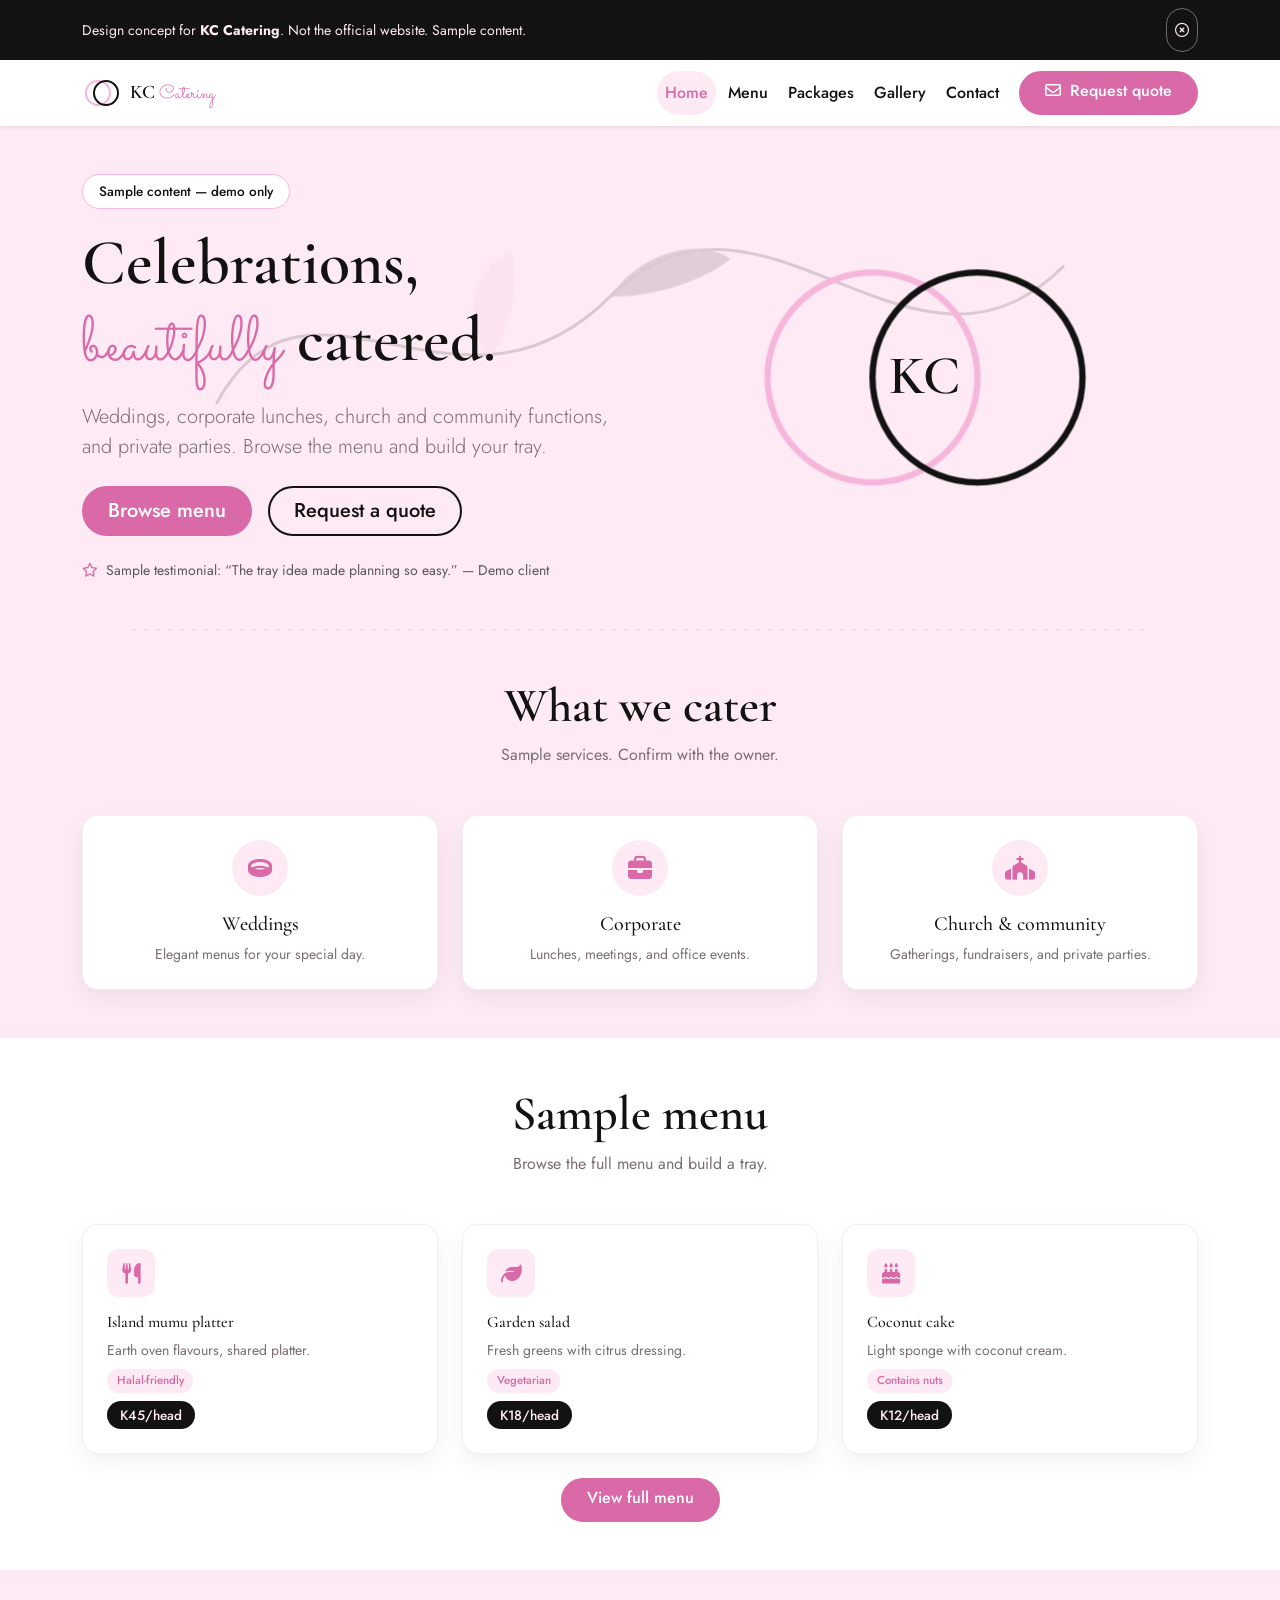
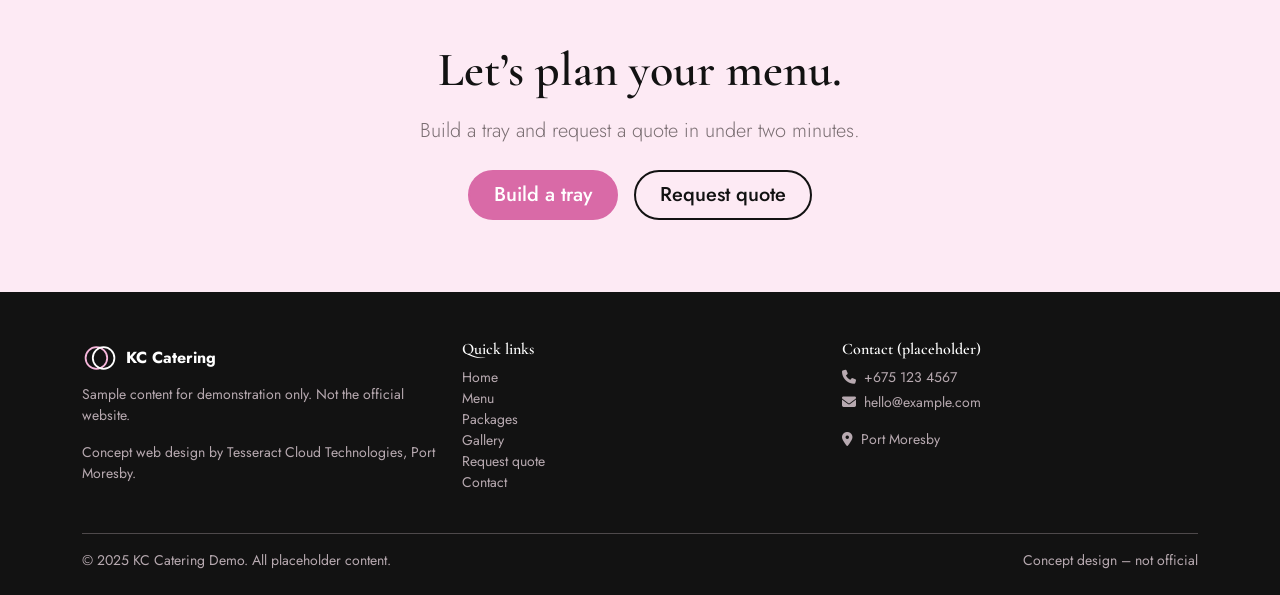
<file: index.html>
<!-- index.html -->
<!DOCTYPE html>
<html lang="en">
<head>
  <meta charset="UTF-8">
  <meta name="viewport" content="width=device-width, initial-scale=1.0">
  <title>KC Catering | Weddings, Corporate & Celebrations</title>
  <meta name="description" content="Elegant catering for weddings, corporate lunches, church and community functions, and private parties. Browse the menu and request a quote.">
  <meta property="og:title" content="KC Catering | Elegant Catering">
  <meta property="og:description" content="Weddings, corporate lunches, celebrations. Build a tray and request a quote.">
  <meta property="og:type" content="website">
  <meta property="og:url" content="https://example.com/kccatering">
  <meta property="og:image" content="https://via.placeholder.com/1200x630?text=KC+Catering">
  <link rel="icon" href="data:image/svg+xml,%3Csvg xmlns='http://www.w3.org/2000/svg' viewBox='0 0 100 100'%3E%3Ccircle cx='50' cy='50' r='46' fill='%23F6B6DB'/%3E%3Ctext x='50' y='64' font-size='38' text-anchor='middle' fill='%23121212' font-family='Georgia,serif' font-weight='bold'%3EKC%3C/text%3E%3C/svg%3E">
  <link rel="preconnect" href="https://fonts.googleapis.com">
  <link rel="preconnect" href="https://fonts.gstatic.com" crossorigin>
  <link href="https://fonts.googleapis.com/css2?family=Sacramento&family=Cormorant+Garamond:ital,wght@0,400;0,500;0,600;1,400&family=Jost:wght@300;400;500;600&display=swap" rel="stylesheet">
  <link href="https://cdn.jsdelivr.net/npm/bootstrap@5.3.3/dist/css/bootstrap.min.css" rel="stylesheet">
  <link rel="stylesheet" href="https://cdnjs.cloudflare.com/ajax/libs/font-awesome/6.5.2/css/all.min.css">
  <link rel="stylesheet" href="style.css">
</head>
<body>
  <a class="skip-link" href="#main">Skip to content</a>

  <div class="demo-bar text-center py-2 px-3" id="demoBar">
    <div class="container d-flex align-items-center justify-content-between flex-wrap gap-2">
      <span class="small mb-0">Design concept for <strong>KC Catering</strong>. Not the official website. Sample content.</span>
      <button class="btn btn-sm btn-outline-light rounded-pill" id="dismissDemoBar" aria-label="Dismiss demo bar"><i class="fa-regular fa-circle-xmark"></i></button>
    </div>
  </div>

  <nav class="navbar navbar-expand-lg sticky-top shadow-sm" aria-label="Main navigation">
    <div class="container">
      <a class="navbar-brand d-flex align-items-center gap-2" href="index.html">
        <span class="brand-rings" aria-hidden="true">
          <svg viewBox="0 0 60 60" width="40" height="40">
            <circle cx="24" cy="30" r="18" fill="none" stroke="#F6B6DB" stroke-width="3"/>
            <circle cx="36" cy="30" r="18" fill="none" stroke="#121212" stroke-width="3"/>
          </svg>
        </span>
        <span class="brand-text">KC <span class="script-accent">Catering</span></span>
      </a>
      <button class="navbar-toggler" type="button" data-bs-toggle="collapse" data-bs-target="#mainNav" aria-controls="mainNav" aria-expanded="false" aria-label="Toggle navigation">
        <span class="navbar-toggler-icon"></span>
      </button>
      <div class="collapse navbar-collapse" id="mainNav">
        <ul class="navbar-nav ms-auto mb-2 mb-lg-0 gap-lg-1 align-items-lg-center">
          <li class="nav-item"><a class="nav-link active" aria-current="page" href="index.html">Home</a></li>
          <li class="nav-item"><a class="nav-link" href="menu.html">Menu</a></li>
          <li class="nav-item"><a class="nav-link" href="packages.html">Packages</a></li>
          <li class="nav-item"><a class="nav-link" href="gallery.html">Gallery</a></li>
          <li class="nav-item"><a class="nav-link" href="contact.html">Contact</a></li>
          <li class="nav-item ms-lg-2 mt-2 mt-lg-0">
            <a class="btn btn-rose rounded-pill px-4" href="quote.html">
              <i class="fa-regular fa-envelope me-1"></i> Request quote
            </a>
          </li>
        </ul>
      </div>
    </div>
  </nav>

  <main id="main">
    <!-- HERO -->
    <section class="hero position-relative overflow-hidden">
      <div class="flourish-wrap" aria-hidden="true">
        <svg viewBox="0 0 600 200" class="flourish-svg" role="presentation">
          <path class="flourish-path" d="M20,150 C80,40 180,180 280,80 C380,-20 480,160 580,60" fill="none" stroke="#121212" stroke-width="2" stroke-linecap="round"/>
          <path class="flourish-leaf" d="M280,80 C300,50 340,40 360,55 C340,70 310,80 280,80 Z" fill="#121212" opacity="0.85"/>
          <path class="flourish-leaf" d="M200,120 C180,95 190,60 215,50 C220,75 215,100 200,120 Z" fill="#F6B6DB" opacity="0.9"/>
        </svg>
      </div>
      <div class="container position-relative py-5">
        <div class="row align-items-center g-4">
          <div class="col-lg-6 text-center text-lg-start">
            <span class="badge-soft mb-3">Sample content — demo only</span>
            <h1 class="display-3 mb-3">Celebrations, <span class="script-accent">beautifully</span> catered.</h1>
            <p class="lead mb-4 text-muted-soft">Weddings, corporate lunches, church and community functions, and private parties. Browse the menu and build your tray.</p>
            <div class="d-flex flex-wrap gap-3 justify-content-center justify-content-lg-start">
              <a href="menu.html" class="btn btn-rose btn-lg px-4 rounded-pill">Browse menu</a>
              <a href="quote.html" class="btn btn-outline-ink btn-lg px-4 rounded-pill">Request a quote</a>
            </div>
            <p class="small text-muted mt-4 mb-0"><i class="fa-regular fa-star me-1 text-rose"></i> Sample testimonial: “The tray idea made planning so easy.” — Demo client</p>
          </div>
          <div class="col-lg-6">
            <div class="ring-stage">
              <svg viewBox="0 0 400 300" class="rings-svg" role="img" aria-label="Two overlapping rings forming the KC monogram">
                <circle class="ring ring-pink" cx="150" cy="150" r="100" fill="none" stroke="#F6B6DB" stroke-width="6"/>
                <circle class="ring ring-black" cx="250" cy="150" r="100" fill="none" stroke="#121212" stroke-width="6"/>
                <text x="200" y="165" font-size="52" text-anchor="middle" fill="#121212" font-family="Cormorant Garamond, Georgia, serif" font-weight="600">KC</text>
              </svg>
            </div>
          </div>
        </div>
      </div>
      <div class="dotted-sep" aria-hidden="true"></div>
    </section>

    <!-- THREE PILLARS -->
    <section class="py-5 section-petal">
      <div class="container">
        <div class="text-center mb-5">
          <h2 class="display-5">What we cater</h2>
          <p class="text-muted-soft">Sample services. Confirm with the owner.</p>
        </div>
        <div class="row g-4">
          <div class="col-md-4">
            <div class="pillar-card p-4 h-100 text-center">
              <div class="pillar-icon mb-3"><i class="fa-solid fa-ring"></i></div>
              <h3 class="h5">Weddings</h3>
              <p class="text-muted-soft small mb-0">Elegant menus for your special day.</p>
            </div>
          </div>
          <div class="col-md-4">
            <div class="pillar-card p-4 h-100 text-center">
              <div class="pillar-icon mb-3"><i class="fa-solid fa-briefcase"></i></div>
              <h3 class="h5">Corporate</h3>
              <p class="text-muted-soft small mb-0">Lunches, meetings, and office events.</p>
            </div>
          </div>
          <div class="col-md-4">
            <div class="pillar-card p-4 h-100 text-center">
              <div class="pillar-icon mb-3"><i class="fa-solid fa-church"></i></div>
              <h3 class="h5">Church & community</h3>
              <p class="text-muted-soft small mb-0">Gatherings, fundraisers, and private parties.</p>
            </div>
          </div>
        </div>
      </div>
    </section>

    <!-- MENU PREVIEW -->
    <section class="py-5 section-white">
      <div class="container">
        <div class="text-center mb-5">
          <h2 class="display-5">Sample menu</h2>
          <p class="text-muted-soft">Browse the full menu and build a tray.</p>
        </div>
        <div class="row g-4">
          <div class="col-md-4">
            <div class="dish-card p-4 h-100">
              <div class="dish-icon mb-3"><i class="fa-solid fa-utensils"></i></div>
              <h3 class="h6">Island mumu platter</h3>
              <p class="text-muted-soft small mb-2">Earth oven flavours, shared platter.</p>
              <div class="d-flex gap-2 flex-wrap mb-2">
                <span class="diet-badge">Halal-friendly</span>
              </div>
              <span class="price-tag">K45/head</span>
            </div>
          </div>
          <div class="col-md-4">
            <div class="dish-card p-4 h-100">
              <div class="dish-icon mb-3"><i class="fa-solid fa-leaf"></i></div>
              <h3 class="h6">Garden salad</h3>
              <p class="text-muted-soft small mb-2">Fresh greens with citrus dressing.</p>
              <div class="d-flex gap-2 flex-wrap mb-2">
                <span class="diet-badge">Vegetarian</span>
              </div>
              <span class="price-tag">K18/head</span>
            </div>
          </div>
          <div class="col-md-4">
            <div class="dish-card p-4 h-100">
              <div class="dish-icon mb-3"><i class="fa-solid fa-cake-candles"></i></div>
              <h3 class="h6">Coconut cake</h3>
              <p class="text-muted-soft small mb-2">Light sponge with coconut cream.</p>
              <div class="d-flex gap-2 flex-wrap mb-2">
                <span class="diet-badge">Contains nuts</span>
              </div>
              <span class="price-tag">K12/head</span>
            </div>
          </div>
        </div>
        <div class="text-center mt-4">
          <a href="menu.html" class="btn btn-rose rounded-pill px-4">View full menu</a>
        </div>
      </div>
    </section>

    <!-- CTA -->
    <section class="py-5 section-petal text-center">
      <div class="container py-4">
        <h2 class="display-5 mb-3">Let’s plan your menu.</h2>
        <p class="lead text-muted-soft mb-4">Build a tray and request a quote in under two minutes.</p>
        <div class="d-flex flex-wrap gap-3 justify-content-center">
          <a href="menu.html" class="btn btn-rose btn-lg px-4 rounded-pill">Build a tray</a>
          <a href="quote.html" class="btn btn-outline-ink btn-lg px-4 rounded-pill">Request quote</a>
        </div>
      </div>
    </section>
  </main>

  <footer class="footer section-ink text-petal pt-5 pb-4">
    <div class="container">
      <div class="row g-4">
        <div class="col-md-4">
          <div class="d-flex align-items-center gap-2 mb-2">
            <svg viewBox="0 0 60 60" width="36" height="36"><circle cx="24" cy="30" r="18" fill="none" stroke="#F6B6DB" stroke-width="3"/><circle cx="36" cy="30" r="18" fill="none" stroke="#FFFFFF" stroke-width="3"/></svg>
            <span class="fw-bold text-white">KC Catering</span>
          </div>
          <p class="small text-petal-muted">Sample content for demonstration only. Not the official website.</p>
          <p class="small text-petal-muted">Concept web design by Tesseract Cloud Technologies, Port Moresby.</p>
        </div>
        <div class="col-md-4">
          <h6 class="fw-semibold text-white">Quick links</h6>
          <ul class="list-unstyled small">
            <li><a href="index.html" class="text-petal-muted text-decoration-none">Home</a></li>
            <li><a href="menu.html" class="text-petal-muted text-decoration-none">Menu</a></li>
            <li><a href="packages.html" class="text-petal-muted text-decoration-none">Packages</a></li>
            <li><a href="gallery.html" class="text-petal-muted text-decoration-none">Gallery</a></li>
            <li><a href="quote.html" class="text-petal-muted text-decoration-none">Request quote</a></li>
            <li><a href="contact.html" class="text-petal-muted text-decoration-none">Contact</a></li>
          </ul>
        </div>
        <div class="col-md-4">
          <h6 class="fw-semibold text-white">Contact (placeholder)</h6>
          <p class="small text-petal-muted mb-1"><i class="fa-solid fa-phone me-2"></i>+675 123 4567</p>
          <p class="small text-petal-muted"><i class="fa-solid fa-envelope me-2"></i>hello@example.com</p>
          <p class="small text-petal-muted"><i class="fa-solid fa-location-dot me-2"></i>Port Moresby</p>
        </div>
      </div>
      <hr class="border-petal opacity-25 mt-4">
      <div class="d-flex flex-wrap justify-content-between align-items-center small text-petal-muted">
        <span>© 2025 KC Catering Demo. All placeholder content.</span>
        <span>Concept design – not official</span>
      </div>
    </div>
  </footer>

  <div class="mobile-action-bar d-block d-sm-none fixed-bottom bg-white border-top shadow-sm py-2">
    <div class="container d-flex justify-content-around">
      <a href="menu.html" class="btn btn-rose rounded-pill px-3 py-2" aria-label="Browse menu"><i class="fa-solid fa-utensils me-1"></i> Menu</a>
      <a href="https://wa.me/67512345678?text=Hello%20KC%20Catering%20demo" class="btn btn-success rounded-pill px-3 py-2" aria-label="WhatsApp us"><i class="fa-brands fa-whatsapp me-1"></i> WhatsApp</a>
    </div>
  </div>

  <script src="https://cdn.jsdelivr.net/npm/bootstrap@5.3.3/dist/js/bootstrap.bundle.min.js"></script>
  <script src="main.js"></script>
</body>
</html>
</file>
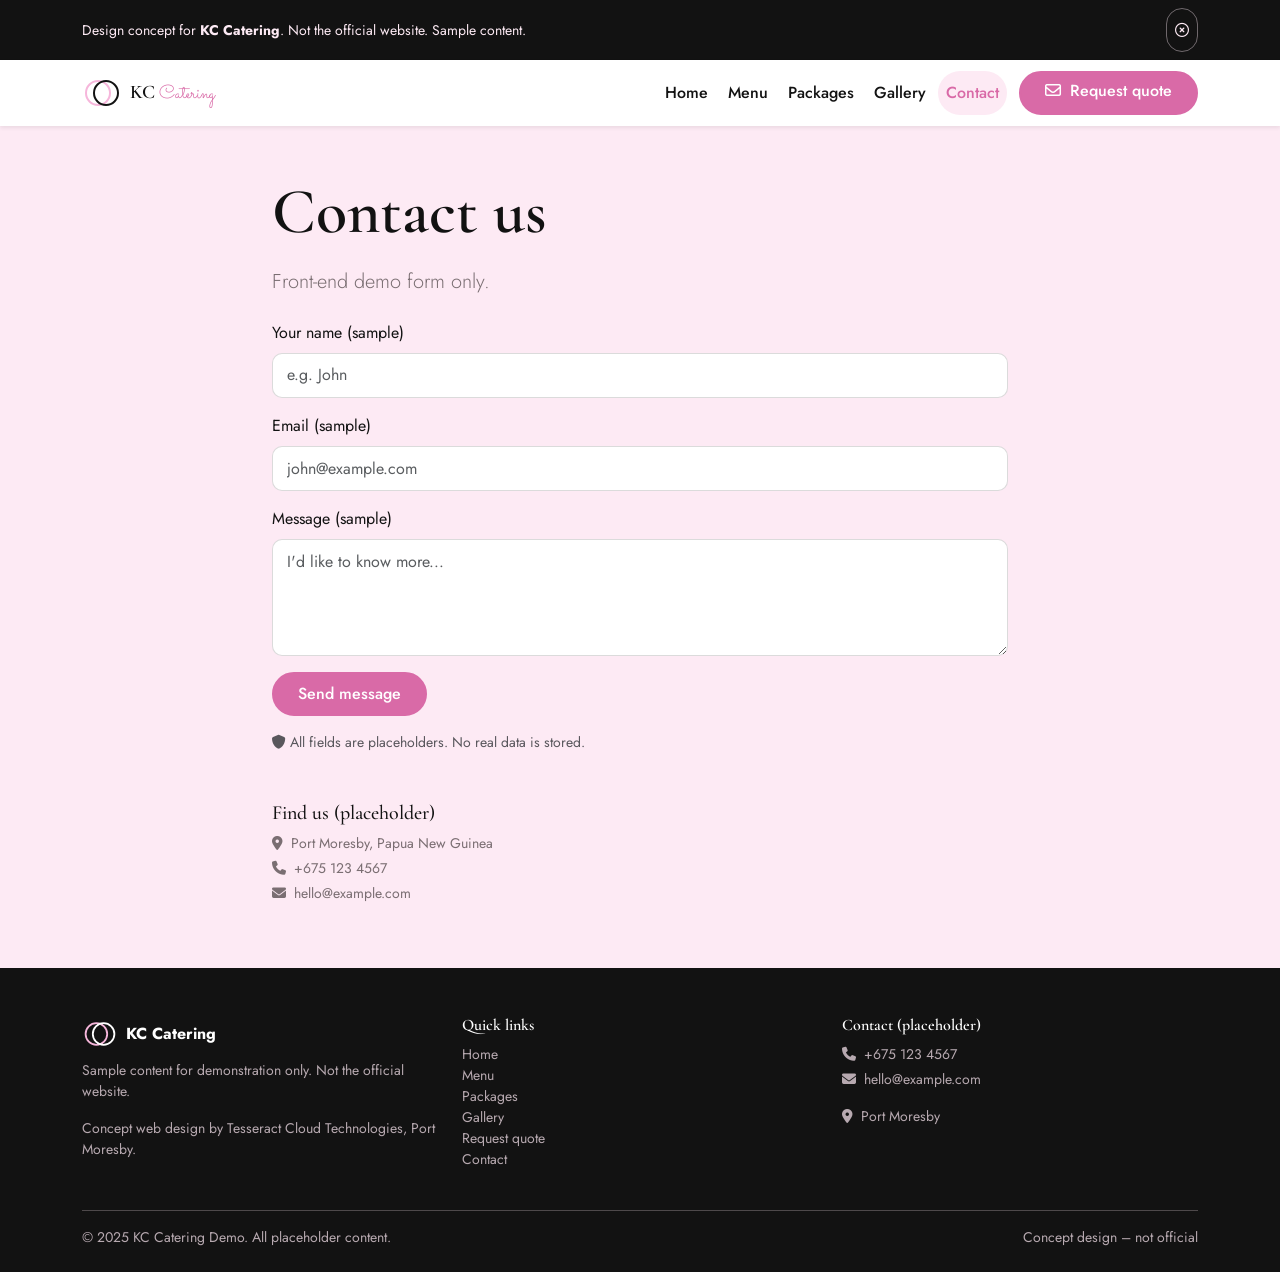
<file: contact.html>
<!-- contact.html -->
<!DOCTYPE html>
<html lang="en">
<head>
  <meta charset="UTF-8">
  <meta name="viewport" content="width=device-width, initial-scale=1.0">
  <title>Contact | KC Catering</title>
  <meta name="description" content="Contact KC Catering. Sample contact form and placeholder details.">
  <meta property="og:title" content="Contact – KC Catering">
  <meta property="og:description" content="Get in touch with KC Catering. Sample form.">
  <meta property="og:type" content="website">
  <meta property="og:url" content="https://example.com/kccatering/contact">
  <meta property="og:image" content="https://via.placeholder.com/1200x630?text=Contact">
  <link rel="icon" href="data:image/svg+xml,%3Csvg xmlns='http://www.w3.org/2000/svg' viewBox='0 0 100 100'%3E%3Ccircle cx='50' cy='50' r='46' fill='%23F6B6DB'/%3E%3Ctext x='50' y='64' font-size='38' text-anchor='middle' fill='%23121212' font-family='Georgia,serif' font-weight='bold'%3EKC%3C/text%3E%3C/svg%3E">
  <link rel="preconnect" href="https://fonts.googleapis.com">
  <link rel="preconnect" href="https://fonts.gstatic.com" crossorigin>
  <link href="https://fonts.googleapis.com/css2?family=Sacramento&family=Cormorant+Garamond:ital,wght@0,400;0,500;0,600;1,400&family=Jost:wght@300;400;500;600&display=swap" rel="stylesheet">
  <link href="https://cdn.jsdelivr.net/npm/bootstrap@5.3.3/dist/css/bootstrap.min.css" rel="stylesheet">
  <link rel="stylesheet" href="https://cdnjs.cloudflare.com/ajax/libs/font-awesome/6.5.2/css/all.min.css">
  <link rel="stylesheet" href="style.css">
</head>
<body>
  <a class="skip-link" href="#main">Skip to content</a>

  <div class="demo-bar text-center py-2 px-3" id="demoBar">
    <div class="container d-flex align-items-center justify-content-between flex-wrap gap-2">
      <span class="small mb-0">Design concept for <strong>KC Catering</strong>. Not the official website. Sample content.</span>
      <button class="btn btn-sm btn-outline-light rounded-pill" id="dismissDemoBar" aria-label="Dismiss demo bar"><i class="fa-regular fa-circle-xmark"></i></button>
    </div>
  </div>

  <nav class="navbar navbar-expand-lg sticky-top shadow-sm" aria-label="Main navigation">
    <div class="container">
      <a class="navbar-brand d-flex align-items-center gap-2" href="index.html">
        <span class="brand-rings" aria-hidden="true"><svg viewBox="0 0 60 60" width="40" height="40"><circle cx="24" cy="30" r="18" fill="none" stroke="#F6B6DB" stroke-width="3"/><circle cx="36" cy="30" r="18" fill="none" stroke="#121212" stroke-width="3"/></svg></span>
        <span class="brand-text">KC <span class="script-accent">Catering</span></span>
      </a>
      <button class="navbar-toggler" type="button" data-bs-toggle="collapse" data-bs-target="#mainNav" aria-controls="mainNav" aria-expanded="false" aria-label="Toggle navigation"><span class="navbar-toggler-icon"></span></button>
      <div class="collapse navbar-collapse" id="mainNav">
        <ul class="navbar-nav ms-auto mb-2 mb-lg-0 gap-lg-1 align-items-lg-center">
          <li class="nav-item"><a class="nav-link" href="index.html">Home</a></li>
          <li class="nav-item"><a class="nav-link" href="menu.html">Menu</a></li>
          <li class="nav-item"><a class="nav-link" href="packages.html">Packages</a></li>
          <li class="nav-item"><a class="nav-link" href="gallery.html">Gallery</a></li>
          <li class="nav-item"><a class="nav-link active" aria-current="page" href="contact.html">Contact</a></li>
          <li class="nav-item ms-lg-2 mt-2 mt-lg-0"><a class="btn btn-rose rounded-pill px-4" href="quote.html"><i class="fa-regular fa-envelope me-1"></i> Request quote</a></li>
        </ul>
      </div>
    </div>
  </nav>

  <main id="main">
    <section class="py-5 section-petal">
      <div class="container">
        <div class="row justify-content-center">
          <div class="col-lg-8">
            <h1 class="display-3 mb-3">Contact us</h1>
            <p class="lead text-muted-soft mb-4">Front-end demo form only.</p>

            <form id="contactForm" novalidate>
              <div class="mb-3">
                <label for="contactName" class="form-label">Your name (sample)</label>
                <input type="text" class="form-control" id="contactName" placeholder="e.g. John" required>
                <div class="invalid-feedback">Please enter your name.</div>
              </div>
              <div class="mb-3">
                <label for="contactEmail" class="form-label">Email (sample)</label>
                <input type="email" class="form-control" id="contactEmail" placeholder="john@example.com" required>
                <div class="invalid-feedback">Please enter an email.</div>
              </div>
              <div class="mb-3">
                <label for="contactMessage" class="form-label">Message (sample)</label>
                <textarea class="form-control" id="contactMessage" rows="4" placeholder="I'd like to know more..." required></textarea>
                <div class="invalid-feedback">Please write a message.</div>
              </div>
              <button type="submit" class="btn btn-rose rounded-pill px-4">Send message</button>
            </form>

            <div id="contactSuccess" class="alert alert-success mt-4 d-none" role="alert">
              <i class="fa-regular fa-circle-check me-2"></i> Thank you! Your sample message was received.
              <a id="contactWhatsapp" href="#" target="_blank" rel="noopener" class="btn btn-success btn-sm rounded-pill mt-2 d-block">
                <i class="fa-brands fa-whatsapp me-1"></i> Continue on WhatsApp
              </a>
            </div>
            <p class="small text-muted mt-3"><i class="fa-solid fa-shield"></i> All fields are placeholders. No real data is stored.</p>

            <div class="mt-5">
              <h2 class="h5">Find us (placeholder)</h2>
              <p class="small text-muted-soft mb-1"><i class="fa-solid fa-location-dot me-2"></i>Port Moresby, Papua New Guinea</p>
              <p class="small text-muted-soft mb-1"><i class="fa-solid fa-phone me-2"></i>+675 123 4567</p>
              <p class="small text-muted-soft"><i class="fa-solid fa-envelope me-2"></i>hello@example.com</p>
            </div>
          </div>
        </div>
      </div>
    </section>
  </main>

  <footer class="footer section-ink text-petal pt-5 pb-4">
    <div class="container">
      <div class="row g-4">
        <div class="col-md-4">
          <div class="d-flex align-items-center gap-2 mb-2">
            <svg viewBox="0 0 60 60" width="36" height="36"><circle cx="24" cy="30" r="18" fill="none" stroke="#F6B6DB" stroke-width="3"/><circle cx="36" cy="30" r="18" fill="none" stroke="#FFFFFF" stroke-width="3"/></svg>
            <span class="fw-bold text-white">KC Catering</span>
          </div>
          <p class="small text-petal-muted">Sample content for demonstration only. Not the official website.</p>
          <p class="small text-petal-muted">Concept web design by Tesseract Cloud Technologies, Port Moresby.</p>
        </div>
        <div class="col-md-4">
          <h6 class="fw-semibold text-white">Quick links</h6>
          <ul class="list-unstyled small">
            <li><a href="index.html" class="text-petal-muted text-decoration-none">Home</a></li>
            <li><a href="menu.html" class="text-petal-muted text-decoration-none">Menu</a></li>
            <li><a href="packages.html" class="text-petal-muted text-decoration-none">Packages</a></li>
            <li><a href="gallery.html" class="text-petal-muted text-decoration-none">Gallery</a></li>
            <li><a href="quote.html" class="text-petal-muted text-decoration-none">Request quote</a></li>
            <li><a href="contact.html" class="text-petal-muted text-decoration-none">Contact</a></li>
          </ul>
        </div>
        <div class="col-md-4">
          <h6 class="fw-semibold text-white">Contact (placeholder)</h6>
          <p class="small text-petal-muted mb-1"><i class="fa-solid fa-phone me-2"></i>+675 123 4567</p>
          <p class="small text-petal-muted"><i class="fa-solid fa-envelope me-2"></i>hello@example.com</p>
          <p class="small text-petal-muted"><i class="fa-solid fa-location-dot me-2"></i>Port Moresby</p>
        </div>
      </div>
      <hr class="border-petal opacity-25 mt-4">
      <div class="d-flex flex-wrap justify-content-between align-items-center small text-petal-muted">
        <span>© 2025 KC Catering Demo. All placeholder content.</span>
        <span>Concept design – not official</span>
      </div>
    </div>
  </footer>

  <div class="mobile-action-bar d-block d-sm-none fixed-bottom bg-white border-top shadow-sm py-2">
    <div class="container d-flex justify-content-around">
      <a href="menu.html" class="btn btn-rose rounded-pill px-3 py-2" aria-label="Browse menu"><i class="fa-solid fa-utensils me-1"></i> Menu</a>
      <a href="https://wa.me/67512345678?text=Hello%20KC%20Catering%20demo" class="btn btn-success rounded-pill px-3 py-2" aria-label="WhatsApp us"><i class="fa-brands fa-whatsapp me-1"></i> WhatsApp</a>
    </div>
  </div>

  <script src="https://cdn.jsdelivr.net/npm/bootstrap@5.3.3/dist/js/bootstrap.bundle.min.js"></script>
  <script src="main.js"></script>
</body>
</html>
</file>
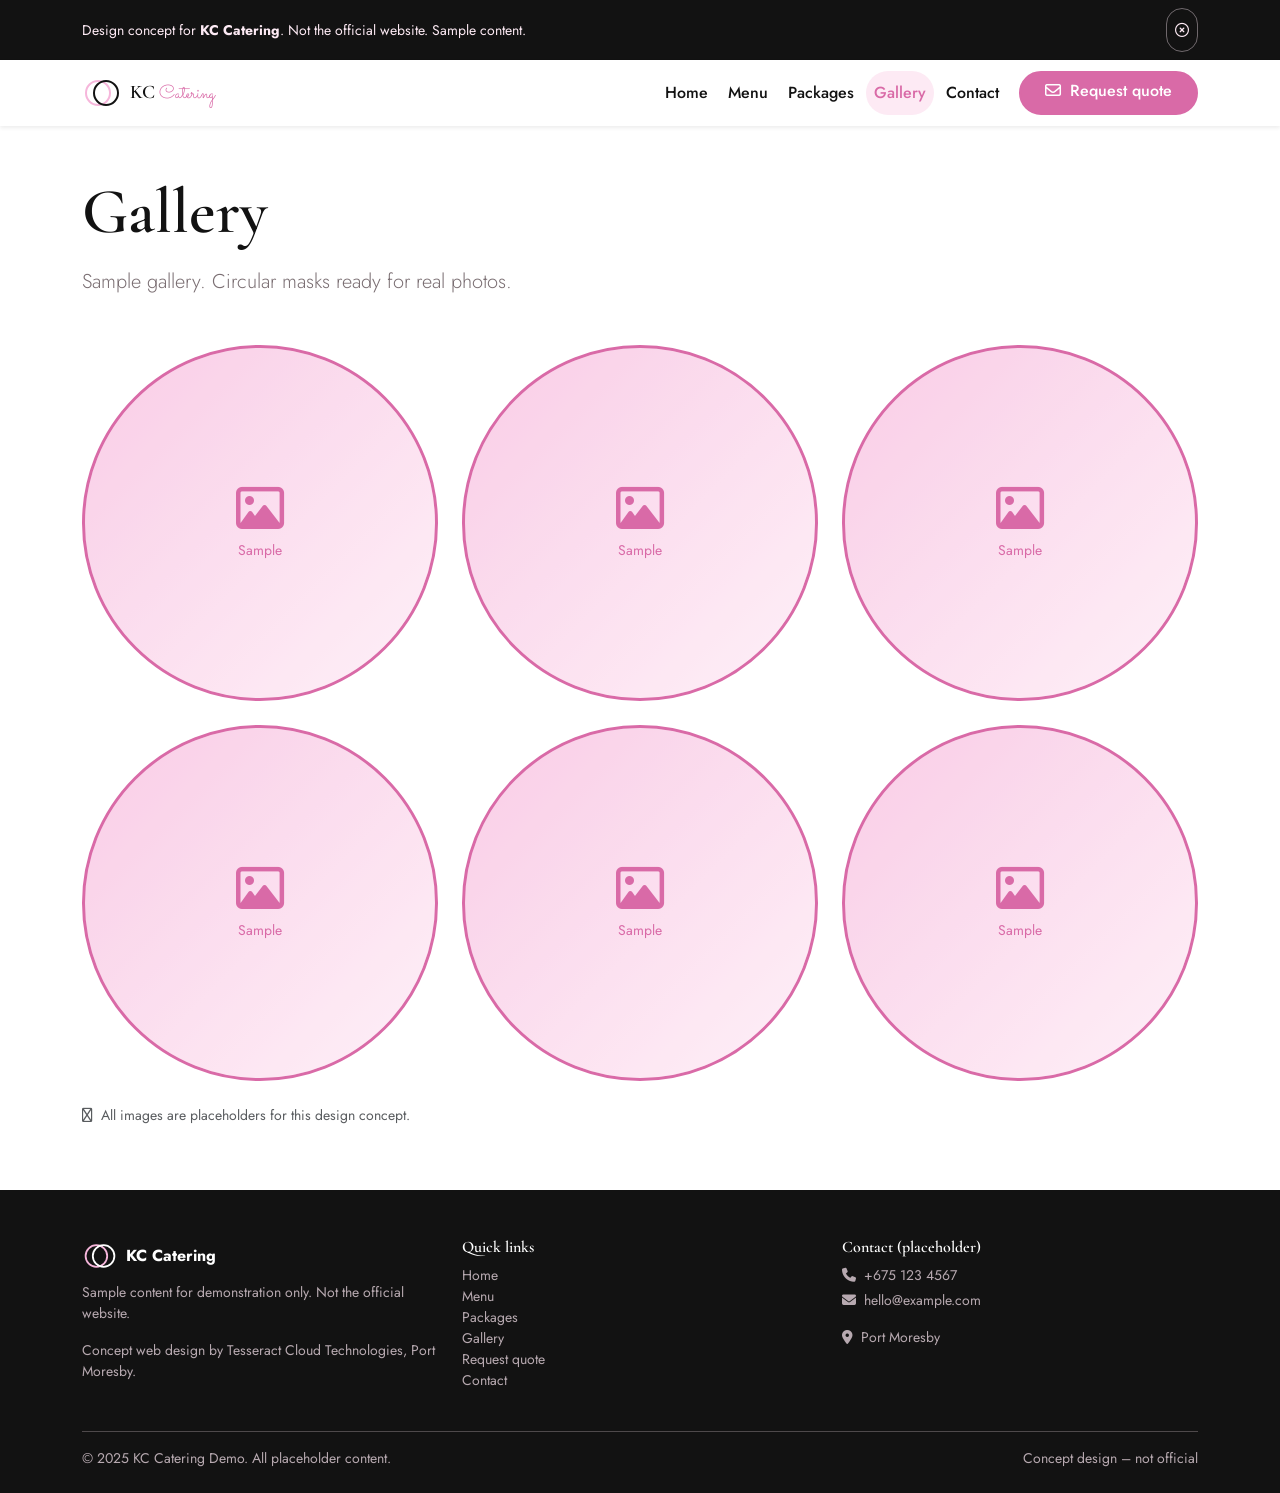
<file: gallery.html>
<!-- gallery.html -->
<!DOCTYPE html>
<html lang="en">
<head>
  <meta charset="UTF-8">
  <meta name="viewport" content="width=device-width, initial-scale=1.0">
  <title>Gallery | KC Catering</title>
  <meta name="description" content="Sample gallery of KC Catering events. Circular image masks with placeholder content.">
  <meta property="og:title" content="Gallery – KC Catering">
  <meta property="og:description" content="Circular masked gallery. Sample images.">
  <meta property="og:type" content="website">
  <meta property="og:url" content="https://example.com/kccatering/gallery">
  <meta property="og:image" content="https://via.placeholder.com/1200x630?text=Gallery">
  <link rel="icon" href="data:image/svg+xml,%3Csvg xmlns='http://www.w3.org/2000/svg' viewBox='0 0 100 100'%3E%3Ccircle cx='50' cy='50' r='46' fill='%23F6B6DB'/%3E%3Ctext x='50' y='64' font-size='38' text-anchor='middle' fill='%23121212' font-family='Georgia,serif' font-weight='bold'%3EKC%3C/text%3E%3C/svg%3E">
  <link rel="preconnect" href="https://fonts.googleapis.com">
  <link rel="preconnect" href="https://fonts.gstatic.com" crossorigin>
  <link href="https://fonts.googleapis.com/css2?family=Sacramento&family=Cormorant+Garamond:ital,wght@0,400;0,500;0,600;1,400&family=Jost:wght@300;400;500;600&display=swap" rel="stylesheet">
  <link href="https://cdn.jsdelivr.net/npm/bootstrap@5.3.3/dist/css/bootstrap.min.css" rel="stylesheet">
  <link rel="stylesheet" href="https://cdnjs.cloudflare.com/ajax/libs/font-awesome/6.5.2/css/all.min.css">
  <link rel="stylesheet" href="style.css">
</head>
<body>
  <a class="skip-link" href="#main">Skip to content</a>

  <div class="demo-bar text-center py-2 px-3" id="demoBar">
    <div class="container d-flex align-items-center justify-content-between flex-wrap gap-2">
      <span class="small mb-0">Design concept for <strong>KC Catering</strong>. Not the official website. Sample content.</span>
      <button class="btn btn-sm btn-outline-light rounded-pill" id="dismissDemoBar" aria-label="Dismiss demo bar"><i class="fa-regular fa-circle-xmark"></i></button>
    </div>
  </div>

  <nav class="navbar navbar-expand-lg sticky-top shadow-sm" aria-label="Main navigation">
    <div class="container">
      <a class="navbar-brand d-flex align-items-center gap-2" href="index.html">
        <span class="brand-rings" aria-hidden="true"><svg viewBox="0 0 60 60" width="40" height="40"><circle cx="24" cy="30" r="18" fill="none" stroke="#F6B6DB" stroke-width="3"/><circle cx="36" cy="30" r="18" fill="none" stroke="#121212" stroke-width="3"/></svg></span>
        <span class="brand-text">KC <span class="script-accent">Catering</span></span>
      </a>
      <button class="navbar-toggler" type="button" data-bs-toggle="collapse" data-bs-target="#mainNav" aria-controls="mainNav" aria-expanded="false" aria-label="Toggle navigation"><span class="navbar-toggler-icon"></span></button>
      <div class="collapse navbar-collapse" id="mainNav">
        <ul class="navbar-nav ms-auto mb-2 mb-lg-0 gap-lg-1 align-items-lg-center">
          <li class="nav-item"><a class="nav-link" href="index.html">Home</a></li>
          <li class="nav-item"><a class="nav-link" href="menu.html">Menu</a></li>
          <li class="nav-item"><a class="nav-link" href="packages.html">Packages</a></li>
          <li class="nav-item"><a class="nav-link active" aria-current="page" href="gallery.html">Gallery</a></li>
          <li class="nav-item"><a class="nav-link" href="contact.html">Contact</a></li>
          <li class="nav-item ms-lg-2 mt-2 mt-lg-0"><a class="btn btn-rose rounded-pill px-4" href="quote.html"><i class="fa-regular fa-envelope me-1"></i> Request quote</a></li>
        </ul>
      </div>
    </div>
  </nav>

  <main id="main">
    <section class="py-5 section-white">
      <div class="container">
        <h1 class="display-3 mb-3">Gallery</h1>
        <p class="lead text-muted-soft mb-5">Sample gallery. Circular masks ready for real photos.</p>

        <div class="row g-4 justify-content-center">
          <div class="col-6 col-md-4">
            <div class="circle-frame">
              <div class="circle-inner"><i class="fa-regular fa-image fa-3x"></i><span class="small">Sample</span></div>
            </div>
          </div>
          <div class="col-6 col-md-4">
            <div class="circle-frame">
              <div class="circle-inner"><i class="fa-regular fa-image fa-3x"></i><span class="small">Sample</span></div>
            </div>
          </div>
          <div class="col-6 col-md-4">
            <div class="circle-frame">
              <div class="circle-inner"><i class="fa-regular fa-image fa-3x"></i><span class="small">Sample</span></div>
            </div>
          </div>
          <div class="col-6 col-md-4">
            <div class="circle-frame">
              <div class="circle-inner"><i class="fa-regular fa-image fa-3x"></i><span class="small">Sample</span></div>
            </div>
          </div>
          <div class="col-6 col-md-4">
            <div class="circle-frame">
              <div class="circle-inner"><i class="fa-regular fa-image fa-3x"></i><span class="small">Sample</span></div>
            </div>
          </div>
          <div class="col-6 col-md-4">
            <div class="circle-frame">
              <div class="circle-inner"><i class="fa-regular fa-image fa-3x"></i><span class="small">Sample</span></div>
            </div>
          </div>
        </div>
        <p class="small text-muted mt-4"><i class="fa-regular fa-circle-info me-1"></i> All images are placeholders for this design concept.</p>
      </div>
    </section>
  </main>

  <footer class="footer section-ink text-petal pt-5 pb-4">
    <div class="container">
      <div class="row g-4">
        <div class="col-md-4">
          <div class="d-flex align-items-center gap-2 mb-2">
            <svg viewBox="0 0 60 60" width="36" height="36"><circle cx="24" cy="30" r="18" fill="none" stroke="#F6B6DB" stroke-width="3"/><circle cx="36" cy="30" r="18" fill="none" stroke="#FFFFFF" stroke-width="3"/></svg>
            <span class="fw-bold text-white">KC Catering</span>
          </div>
          <p class="small text-petal-muted">Sample content for demonstration only. Not the official website.</p>
          <p class="small text-petal-muted">Concept web design by Tesseract Cloud Technologies, Port Moresby.</p>
        </div>
        <div class="col-md-4">
          <h6 class="fw-semibold text-white">Quick links</h6>
          <ul class="list-unstyled small">
            <li><a href="index.html" class="text-petal-muted text-decoration-none">Home</a></li>
            <li><a href="menu.html" class="text-petal-muted text-decoration-none">Menu</a></li>
            <li><a href="packages.html" class="text-petal-muted text-decoration-none">Packages</a></li>
            <li><a href="gallery.html" class="text-petal-muted text-decoration-none">Gallery</a></li>
            <li><a href="quote.html" class="text-petal-muted text-decoration-none">Request quote</a></li>
            <li><a href="contact.html" class="text-petal-muted text-decoration-none">Contact</a></li>
          </ul>
        </div>
        <div class="col-md-4">
          <h6 class="fw-semibold text-white">Contact (placeholder)</h6>
          <p class="small text-petal-muted mb-1"><i class="fa-solid fa-phone me-2"></i>+675 123 4567</p>
          <p class="small text-petal-muted"><i class="fa-solid fa-envelope me-2"></i>hello@example.com</p>
          <p class="small text-petal-muted"><i class="fa-solid fa-location-dot me-2"></i>Port Moresby</p>
        </div>
      </div>
      <hr class="border-petal opacity-25 mt-4">
      <div class="d-flex flex-wrap justify-content-between align-items-center small text-petal-muted">
        <span>© 2025 KC Catering Demo. All placeholder content.</span>
        <span>Concept design – not official</span>
      </div>
    </div>
  </footer>

  <div class="mobile-action-bar d-block d-sm-none fixed-bottom bg-white border-top shadow-sm py-2">
    <div class="container d-flex justify-content-around">
      <a href="menu.html" class="btn btn-rose rounded-pill px-3 py-2" aria-label="Browse menu"><i class="fa-solid fa-utensils me-1"></i> Menu</a>
      <a href="https://wa.me/67512345678?text=Hello%20KC%20Catering%20demo" class="btn btn-success rounded-pill px-3 py-2" aria-label="WhatsApp us"><i class="fa-brands fa-whatsapp me-1"></i> WhatsApp</a>
    </div>
  </div>

  <script src="https://cdn.jsdelivr.net/npm/bootstrap@5.3.3/dist/js/bootstrap.bundle.min.js"></script>
  <script src="main.js"></script>
</body>
</html>
</file>
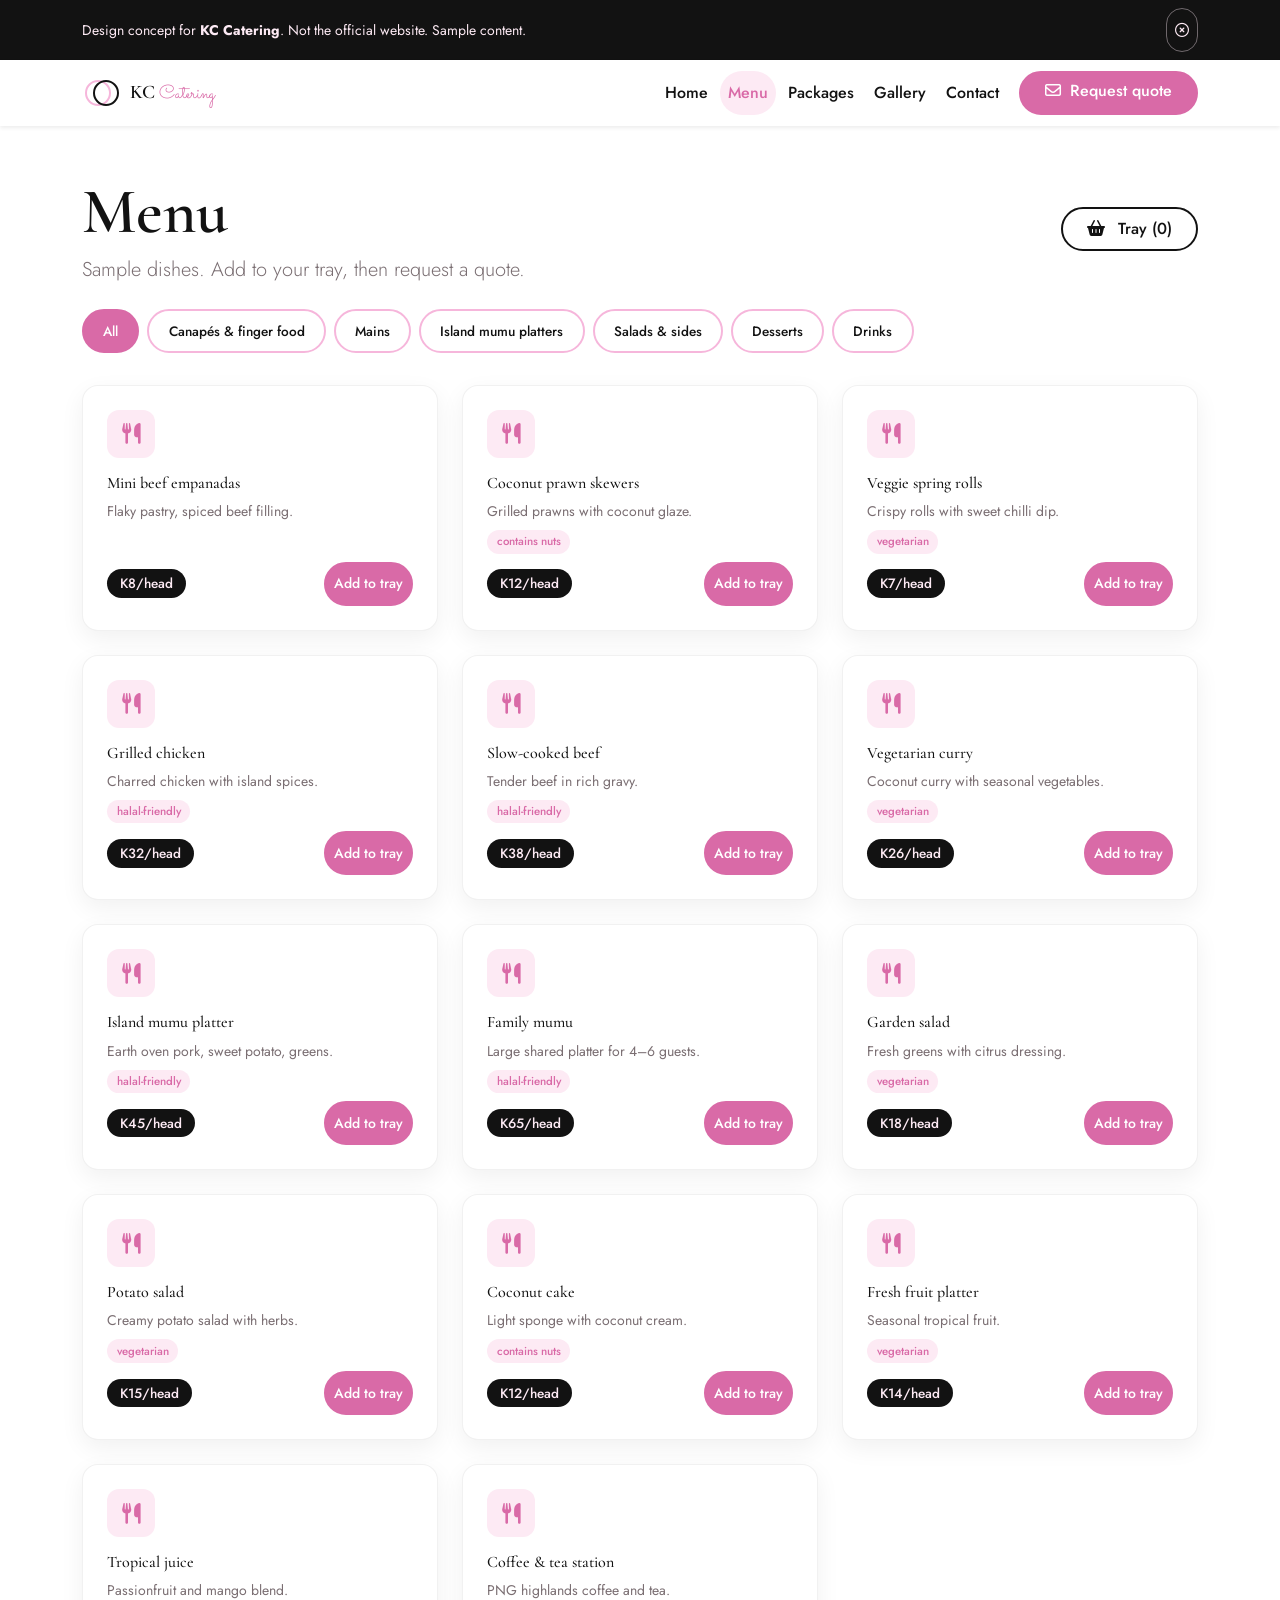
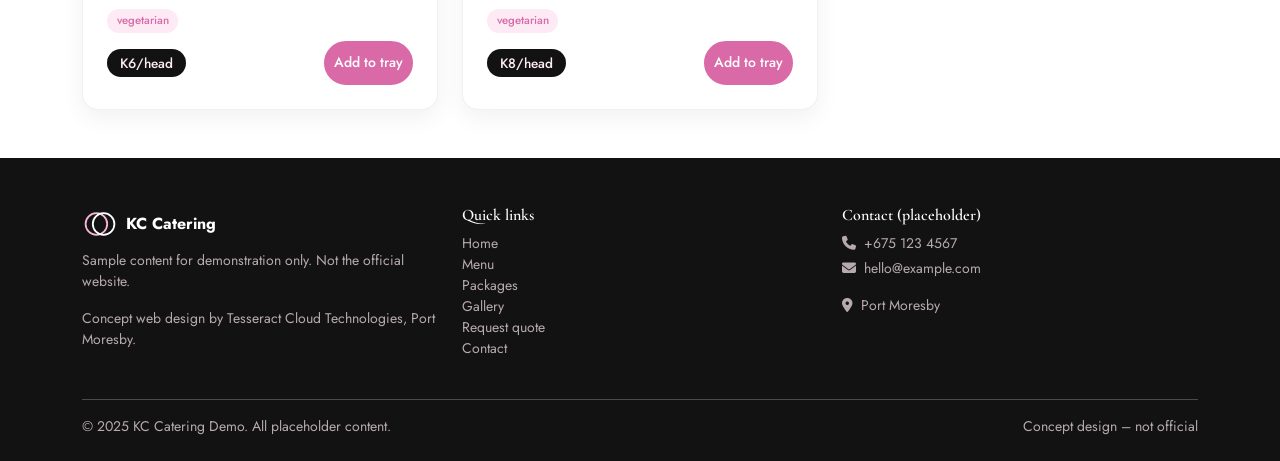
<file: menu.html>
<!-- menu.html -->
<!DOCTYPE html>
<html lang="en">
<head>
  <meta charset="UTF-8">
  <meta name="viewport" content="width=device-width, initial-scale=1.0">
  <title>Menu | KC Catering</title>
  <meta name="description" content="Browse the KC Catering menu by category. Add dishes to your tray and request a quote.">
  <meta property="og:title" content="Menu – KC Catering">
  <meta property="og:description" content="Categorised menu with a quote tray. Sample dishes and prices.">
  <meta property="og:type" content="website">
  <meta property="og:url" content="https://example.com/kccatering/menu">
  <meta property="og:image" content="https://via.placeholder.com/1200x630?text=Menu">
  <link rel="icon" href="data:image/svg+xml,%3Csvg xmlns='http://www.w3.org/2000/svg' viewBox='0 0 100 100'%3E%3Ccircle cx='50' cy='50' r='46' fill='%23F6B6DB'/%3E%3Ctext x='50' y='64' font-size='38' text-anchor='middle' fill='%23121212' font-family='Georgia,serif' font-weight='bold'%3EKC%3C/text%3E%3C/svg%3E">
  <link rel="preconnect" href="https://fonts.googleapis.com">
  <link rel="preconnect" href="https://fonts.gstatic.com" crossorigin>
  <link href="https://fonts.googleapis.com/css2?family=Sacramento&family=Cormorant+Garamond:ital,wght@0,400;0,500;0,600;1,400&family=Jost:wght@300;400;500;600&display=swap" rel="stylesheet">
  <link href="https://cdn.jsdelivr.net/npm/bootstrap@5.3.3/dist/css/bootstrap.min.css" rel="stylesheet">
  <link rel="stylesheet" href="https://cdnjs.cloudflare.com/ajax/libs/font-awesome/6.5.2/css/all.min.css">
  <link rel="stylesheet" href="style.css">
</head>
<body>
  <a class="skip-link" href="#main">Skip to content</a>

  <div class="demo-bar text-center py-2 px-3" id="demoBar">
    <div class="container d-flex align-items-center justify-content-between flex-wrap gap-2">
      <span class="small mb-0">Design concept for <strong>KC Catering</strong>. Not the official website. Sample content.</span>
      <button class="btn btn-sm btn-outline-light rounded-pill" id="dismissDemoBar" aria-label="Dismiss demo bar"><i class="fa-regular fa-circle-xmark"></i></button>
    </div>
  </div>

  <nav class="navbar navbar-expand-lg sticky-top shadow-sm" aria-label="Main navigation">
    <div class="container">
      <a class="navbar-brand d-flex align-items-center gap-2" href="index.html">
        <span class="brand-rings" aria-hidden="true"><svg viewBox="0 0 60 60" width="40" height="40"><circle cx="24" cy="30" r="18" fill="none" stroke="#F6B6DB" stroke-width="3"/><circle cx="36" cy="30" r="18" fill="none" stroke="#121212" stroke-width="3"/></svg></span>
        <span class="brand-text">KC <span class="script-accent">Catering</span></span>
      </a>
      <button class="navbar-toggler" type="button" data-bs-toggle="collapse" data-bs-target="#mainNav" aria-controls="mainNav" aria-expanded="false" aria-label="Toggle navigation"><span class="navbar-toggler-icon"></span></button>
      <div class="collapse navbar-collapse" id="mainNav">
        <ul class="navbar-nav ms-auto mb-2 mb-lg-0 gap-lg-1 align-items-lg-center">
          <li class="nav-item"><a class="nav-link" href="index.html">Home</a></li>
          <li class="nav-item"><a class="nav-link active" aria-current="page" href="menu.html">Menu</a></li>
          <li class="nav-item"><a class="nav-link" href="packages.html">Packages</a></li>
          <li class="nav-item"><a class="nav-link" href="gallery.html">Gallery</a></li>
          <li class="nav-item"><a class="nav-link" href="contact.html">Contact</a></li>
          <li class="nav-item ms-lg-2 mt-2 mt-lg-0"><a class="btn btn-rose rounded-pill px-4" href="quote.html"><i class="fa-regular fa-envelope me-1"></i> Request quote</a></li>
        </ul>
      </div>
    </div>
  </nav>

  <main id="main">
    <section class="py-5 section-white">
      <div class="container">
        <div class="d-flex justify-content-between align-items-center flex-wrap gap-3 mb-4">
          <div>
            <h1 class="display-3 mb-1">Menu</h1>
            <p class="lead text-muted-soft mb-0">Sample dishes. Add to your tray, then request a quote.</p>
          </div>
          <button class="btn btn-outline-ink rounded-pill px-4" id="openTrayBtn" aria-label="Open quote tray">
            <i class="fa-solid fa-basket-shopping me-2"></i> Tray (<span id="trayCount">0</span>)
          </button>
        </div>

        <!-- Category chips -->
        <div class="cat-chips-wrap overflow-hidden mb-4">
          <div class="cat-chips d-flex gap-2 flex-nowrap overflow-auto pb-2" role="tablist" aria-label="Menu categories">
            <button class="btn cat-chip active" data-cat="all" role="tab" aria-selected="true">All</button>
            <button class="btn cat-chip" data-cat="canapes" role="tab" aria-selected="false">Canapés & finger food</button>
            <button class="btn cat-chip" data-cat="mains" role="tab" aria-selected="false">Mains</button>
            <button class="btn cat-chip" data-cat="mumu" role="tab" aria-selected="false">Island mumu platters</button>
            <button class="btn cat-chip" data-cat="salads" role="tab" aria-selected="false">Salads & sides</button>
            <button class="btn cat-chip" data-cat="desserts" role="tab" aria-selected="false">Desserts</button>
            <button class="btn cat-chip" data-cat="drinks" role="tab" aria-selected="false">Drinks</button>
          </div>
        </div>

        <div class="row g-4" id="menuGrid">
          <!-- dishes filled by JS -->
        </div>
      </div>
    </section>
  </main>

  <!-- Tray offcanvas -->
  <div class="offcanvas offcanvas-end tray-offcanvas" tabindex="-1" id="trayOffcanvas" aria-labelledby="trayOffcanvasLabel">
    <div class="offcanvas-header border-bottom">
      <h2 class="offcanvas-title h5" id="trayOffcanvasLabel">Your quote tray</h2>
      <button type="button" class="btn-close" data-bs-dismiss="offcanvas" aria-label="Close tray"></button>
    </div>
    <div class="offcanvas-body d-flex flex-column">
      <div id="trayItems" class="flex-grow-1">
        <p class="text-muted small">Your tray is empty. Add dishes from the menu.</p>
      </div>
      <div class="border-top pt-3 mt-3">
        <div class="mb-2">
          <label for="trayGuests" class="form-label small">Guest count</label>
          <input type="number" class="form-control" id="trayGuests" value="50" min="1" step="1">
        </div>
        <p class="mb-2"><strong>Estimated total:</strong> <span id="trayTotal" class="text-rose fw-bold">K0</span></p>
        <a href="quote.html" class="btn btn-rose w-100 rounded-pill" id="trayQuoteBtn">Request a quote</a>
      </div>
    </div>
  </div>

  <footer class="footer section-ink text-petal pt-5 pb-4">
    <div class="container">
      <div class="row g-4">
        <div class="col-md-4">
          <div class="d-flex align-items-center gap-2 mb-2">
            <svg viewBox="0 0 60 60" width="36" height="36"><circle cx="24" cy="30" r="18" fill="none" stroke="#F6B6DB" stroke-width="3"/><circle cx="36" cy="30" r="18" fill="none" stroke="#FFFFFF" stroke-width="3"/></svg>
            <span class="fw-bold text-white">KC Catering</span>
          </div>
          <p class="small text-petal-muted">Sample content for demonstration only. Not the official website.</p>
          <p class="small text-petal-muted">Concept web design by Tesseract Cloud Technologies, Port Moresby.</p>
        </div>
        <div class="col-md-4">
          <h6 class="fw-semibold text-white">Quick links</h6>
          <ul class="list-unstyled small">
            <li><a href="index.html" class="text-petal-muted text-decoration-none">Home</a></li>
            <li><a href="menu.html" class="text-petal-muted text-decoration-none">Menu</a></li>
            <li><a href="packages.html" class="text-petal-muted text-decoration-none">Packages</a></li>
            <li><a href="gallery.html" class="text-petal-muted text-decoration-none">Gallery</a></li>
            <li><a href="quote.html" class="text-petal-muted text-decoration-none">Request quote</a></li>
            <li><a href="contact.html" class="text-petal-muted text-decoration-none">Contact</a></li>
          </ul>
        </div>
        <div class="col-md-4">
          <h6 class="fw-semibold text-white">Contact (placeholder)</h6>
          <p class="small text-petal-muted mb-1"><i class="fa-solid fa-phone me-2"></i>+675 123 4567</p>
          <p class="small text-petal-muted"><i class="fa-solid fa-envelope me-2"></i>hello@example.com</p>
          <p class="small text-petal-muted"><i class="fa-solid fa-location-dot me-2"></i>Port Moresby</p>
        </div>
      </div>
      <hr class="border-petal opacity-25 mt-4">
      <div class="d-flex flex-wrap justify-content-between align-items-center small text-petal-muted">
        <span>© 2025 KC Catering Demo. All placeholder content.</span>
        <span>Concept design – not official</span>
      </div>
    </div>
  </footer>

  <div class="mobile-action-bar d-block d-sm-none fixed-bottom bg-white border-top shadow-sm py-2">
    <div class="container d-flex justify-content-around">
      <a href="menu.html" class="btn btn-rose rounded-pill px-3 py-2" aria-label="Browse menu"><i class="fa-solid fa-utensils me-1"></i> Menu</a>
      <a href="https://wa.me/67512345678?text=Hello%20KC%20Catering%20demo" class="btn btn-success rounded-pill px-3 py-2" aria-label="WhatsApp us"><i class="fa-brands fa-whatsapp me-1"></i> WhatsApp</a>
    </div>
  </div>

  <script src="https://cdn.jsdelivr.net/npm/bootstrap@5.3.3/dist/js/bootstrap.bundle.min.js"></script>
  <script src="main.js"></script>
</body>
</html>
</file>
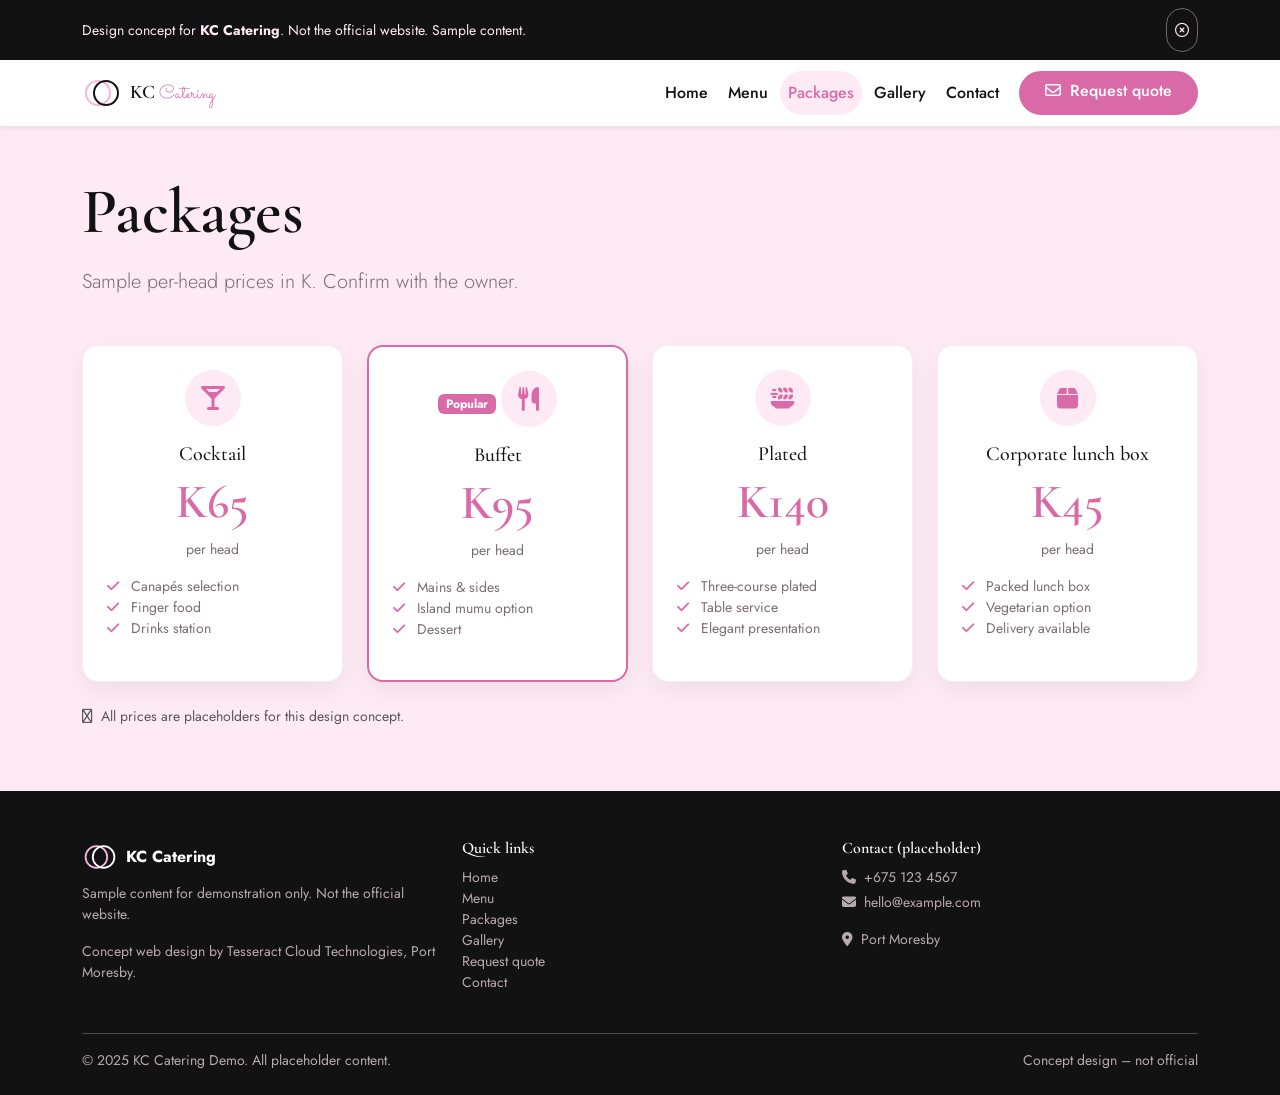
<file: packages.html>
<!-- packages.html -->
<!DOCTYPE html>
<html lang="en">
<head>
  <meta charset="UTF-8">
  <meta name="viewport" content="width=device-width, initial-scale=1.0">
  <title>Packages | KC Catering</title>
  <meta name="description" content="Cocktail, Buffet, Plated, and Corporate Lunch Box packages with sample per-head prices in K.">
  <meta property="og:title" content="Packages – KC Catering">
  <meta property="og:description" content="Sample catering packages with per-head prices in K.">
  <meta property="og:type" content="website">
  <meta property="og:url" content="https://example.com/kccatering/packages">
  <meta property="og:image" content="https://via.placeholder.com/1200x630?text=Packages">
  <link rel="icon" href="data:image/svg+xml,%3Csvg xmlns='http://www.w3.org/2000/svg' viewBox='0 0 100 100'%3E%3Ccircle cx='50' cy='50' r='46' fill='%23F6B6DB'/%3E%3Ctext x='50' y='64' font-size='38' text-anchor='middle' fill='%23121212' font-family='Georgia,serif' font-weight='bold'%3EKC%3C/text%3E%3C/svg%3E">
  <link rel="preconnect" href="https://fonts.googleapis.com">
  <link rel="preconnect" href="https://fonts.gstatic.com" crossorigin>
  <link href="https://fonts.googleapis.com/css2?family=Sacramento&family=Cormorant+Garamond:ital,wght@0,400;0,500;0,600;1,400&family=Jost:wght@300;400;500;600&display=swap" rel="stylesheet">
  <link href="https://cdn.jsdelivr.net/npm/bootstrap@5.3.3/dist/css/bootstrap.min.css" rel="stylesheet">
  <link rel="stylesheet" href="https://cdnjs.cloudflare.com/ajax/libs/font-awesome/6.5.2/css/all.min.css">
  <link rel="stylesheet" href="style.css">
</head>
<body>
  <a class="skip-link" href="#main">Skip to content</a>

  <div class="demo-bar text-center py-2 px-3" id="demoBar">
    <div class="container d-flex align-items-center justify-content-between flex-wrap gap-2">
      <span class="small mb-0">Design concept for <strong>KC Catering</strong>. Not the official website. Sample content.</span>
      <button class="btn btn-sm btn-outline-light rounded-pill" id="dismissDemoBar" aria-label="Dismiss demo bar"><i class="fa-regular fa-circle-xmark"></i></button>
    </div>
  </div>

  <nav class="navbar navbar-expand-lg sticky-top shadow-sm" aria-label="Main navigation">
    <div class="container">
      <a class="navbar-brand d-flex align-items-center gap-2" href="index.html">
        <span class="brand-rings" aria-hidden="true"><svg viewBox="0 0 60 60" width="40" height="40"><circle cx="24" cy="30" r="18" fill="none" stroke="#F6B6DB" stroke-width="3"/><circle cx="36" cy="30" r="18" fill="none" stroke="#121212" stroke-width="3"/></svg></span>
        <span class="brand-text">KC <span class="script-accent">Catering</span></span>
      </a>
      <button class="navbar-toggler" type="button" data-bs-toggle="collapse" data-bs-target="#mainNav" aria-controls="mainNav" aria-expanded="false" aria-label="Toggle navigation"><span class="navbar-toggler-icon"></span></button>
      <div class="collapse navbar-collapse" id="mainNav">
        <ul class="navbar-nav ms-auto mb-2 mb-lg-0 gap-lg-1 align-items-lg-center">
          <li class="nav-item"><a class="nav-link" href="index.html">Home</a></li>
          <li class="nav-item"><a class="nav-link" href="menu.html">Menu</a></li>
          <li class="nav-item"><a class="nav-link active" aria-current="page" href="packages.html">Packages</a></li>
          <li class="nav-item"><a class="nav-link" href="gallery.html">Gallery</a></li>
          <li class="nav-item"><a class="nav-link" href="contact.html">Contact</a></li>
          <li class="nav-item ms-lg-2 mt-2 mt-lg-0"><a class="btn btn-rose rounded-pill px-4" href="quote.html"><i class="fa-regular fa-envelope me-1"></i> Request quote</a></li>
        </ul>
      </div>
    </div>
  </nav>

  <main id="main">
    <section class="py-5 section-petal">
      <div class="container">
        <h1 class="display-3 mb-3">Packages</h1>
        <p class="lead text-muted-soft mb-5">Sample per-head prices in K. Confirm with the owner.</p>

        <div class="row g-4">
          <div class="col-md-6 col-lg-3">
            <div class="package-card p-4 h-100 text-center">
              <div class="pillar-icon mb-3"><i class="fa-solid fa-martini-glass"></i></div>
              <h2 class="h5">Cocktail</h2>
              <p class="display-5 text-rose my-2">K65</p>
              <p class="small text-muted-soft mb-3">per head</p>
              <ul class="list-unstyled small text-muted-soft text-start">
                <li><i class="fa-solid fa-check me-2 text-rose"></i> Canapés selection</li>
                <li><i class="fa-solid fa-check me-2 text-rose"></i> Finger food</li>
                <li><i class="fa-solid fa-check me-2 text-rose"></i> Drinks station</li>
              </ul>
            </div>
          </div>
          <div class="col-md-6 col-lg-3">
            <div class="package-card p-4 h-100 text-center package-featured">
              <span class="badge bg-rose text-white mb-2">Popular</span>
              <div class="pillar-icon mb-3"><i class="fa-solid fa-utensils"></i></div>
              <h2 class="h5">Buffet</h2>
              <p class="display-5 text-rose my-2">K95</p>
              <p class="small text-muted-soft mb-3">per head</p>
              <ul class="list-unstyled small text-muted-soft text-start">
                <li><i class="fa-solid fa-check me-2 text-rose"></i> Mains & sides</li>
                <li><i class="fa-solid fa-check me-2 text-rose"></i> Island mumu option</li>
                <li><i class="fa-solid fa-check me-2 text-rose"></i> Dessert</li>
              </ul>
            </div>
          </div>
          <div class="col-md-6 col-lg-3">
            <div class="package-card p-4 h-100 text-center">
              <div class="pillar-icon mb-3"><i class="fa-solid fa-plate-wheat"></i></div>
              <h2 class="h5">Plated</h2>
              <p class="display-5 text-rose my-2">K140</p>
              <p class="small text-muted-soft mb-3">per head</p>
              <ul class="list-unstyled small text-muted-soft text-start">
                <li><i class="fa-solid fa-check me-2 text-rose"></i> Three-course plated</li>
                <li><i class="fa-solid fa-check me-2 text-rose"></i> Table service</li>
                <li><i class="fa-solid fa-check me-2 text-rose"></i> Elegant presentation</li>
              </ul>
            </div>
          </div>
          <div class="col-md-6 col-lg-3">
            <div class="package-card p-4 h-100 text-center">
              <div class="pillar-icon mb-3"><i class="fa-solid fa-box"></i></div>
              <h2 class="h5">Corporate lunch box</h2>
              <p class="display-5 text-rose my-2">K45</p>
              <p class="small text-muted-soft mb-3">per head</p>
              <ul class="list-unstyled small text-muted-soft text-start">
                <li><i class="fa-solid fa-check me-2 text-rose"></i> Packed lunch box</li>
                <li><i class="fa-solid fa-check me-2 text-rose"></i> Vegetarian option</li>
                <li><i class="fa-solid fa-check me-2 text-rose"></i> Delivery available</li>
              </ul>
            </div>
          </div>
        </div>
        <p class="small text-muted mt-4"><i class="fa-regular fa-circle-info me-1"></i> All prices are placeholders for this design concept.</p>
      </div>
    </section>
  </main>

  <footer class="footer section-ink text-petal pt-5 pb-4">
    <div class="container">
      <div class="row g-4">
        <div class="col-md-4">
          <div class="d-flex align-items-center gap-2 mb-2">
            <svg viewBox="0 0 60 60" width="36" height="36"><circle cx="24" cy="30" r="18" fill="none" stroke="#F6B6DB" stroke-width="3"/><circle cx="36" cy="30" r="18" fill="none" stroke="#FFFFFF" stroke-width="3"/></svg>
            <span class="fw-bold text-white">KC Catering</span>
          </div>
          <p class="small text-petal-muted">Sample content for demonstration only. Not the official website.</p>
          <p class="small text-petal-muted">Concept web design by Tesseract Cloud Technologies, Port Moresby.</p>
        </div>
        <div class="col-md-4">
          <h6 class="fw-semibold text-white">Quick links</h6>
          <ul class="list-unstyled small">
            <li><a href="index.html" class="text-petal-muted text-decoration-none">Home</a></li>
            <li><a href="menu.html" class="text-petal-muted text-decoration-none">Menu</a></li>
            <li><a href="packages.html" class="text-petal-muted text-decoration-none">Packages</a></li>
            <li><a href="gallery.html" class="text-petal-muted text-decoration-none">Gallery</a></li>
            <li><a href="quote.html" class="text-petal-muted text-decoration-none">Request quote</a></li>
            <li><a href="contact.html" class="text-petal-muted text-decoration-none">Contact</a></li>
          </ul>
        </div>
        <div class="col-md-4">
          <h6 class="fw-semibold text-white">Contact (placeholder)</h6>
          <p class="small text-petal-muted mb-1"><i class="fa-solid fa-phone me-2"></i>+675 123 4567</p>
          <p class="small text-petal-muted"><i class="fa-solid fa-envelope me-2"></i>hello@example.com</p>
          <p class="small text-petal-muted"><i class="fa-solid fa-location-dot me-2"></i>Port Moresby</p>
        </div>
      </div>
      <hr class="border-petal opacity-25 mt-4">
      <div class="d-flex flex-wrap justify-content-between align-items-center small text-petal-muted">
        <span>© 2025 KC Catering Demo. All placeholder content.</span>
        <span>Concept design – not official</span>
      </div>
    </div>
  </footer>

  <div class="mobile-action-bar d-block d-sm-none fixed-bottom bg-white border-top shadow-sm py-2">
    <div class="container d-flex justify-content-around">
      <a href="menu.html" class="btn btn-rose rounded-pill px-3 py-2" aria-label="Browse menu"><i class="fa-solid fa-utensils me-1"></i> Menu</a>
      <a href="https://wa.me/67512345678?text=Hello%20KC%20Catering%20demo" class="btn btn-success rounded-pill px-3 py-2" aria-label="WhatsApp us"><i class="fa-brands fa-whatsapp me-1"></i> WhatsApp</a>
    </div>
  </div>

  <script src="https://cdn.jsdelivr.net/npm/bootstrap@5.3.3/dist/js/bootstrap.bundle.min.js"></script>
  <script src="main.js"></script>
</body>
</html>
</file>
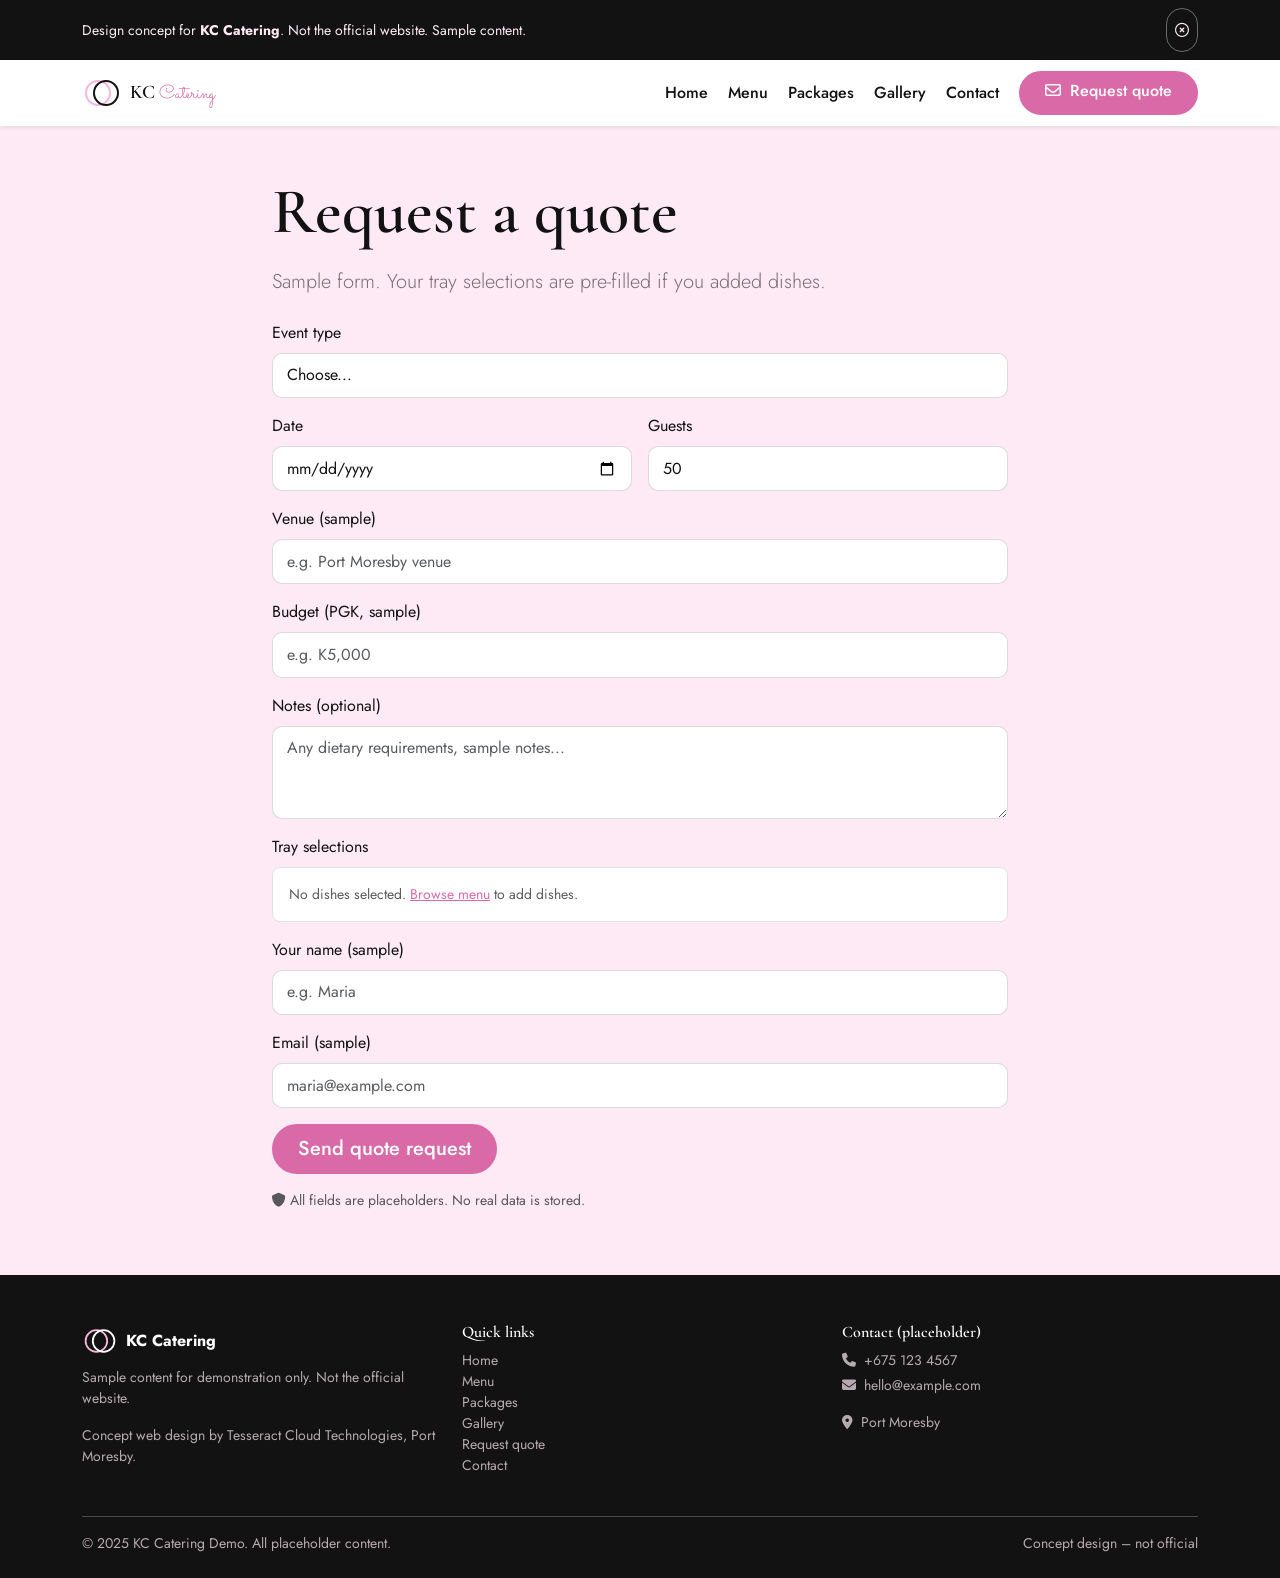
<file: quote.html>
<!-- quote.html -->
<!DOCTYPE html>
<html lang="en">
<head>
  <meta charset="UTF-8">
  <meta name="viewport" content="width=device-width, initial-scale=1.0">
  <title>Request a Quote | KC Catering</title>
  <meta name="description" content="Request a catering quote. Tray selections pre-filled. Sample form.">
  <meta property="og:title" content="Request a Quote – KC Catering">
  <meta property="og:description" content="Front-end quote form with tray pre-fill and success state.">
  <meta property="og:type" content="website">
  <meta property="og:url" content="https://example.com/kccatering/quote">
  <meta property="og:image" content="https://via.placeholder.com/1200x630?text=Request+Quote">
  <link rel="icon" href="data:image/svg+xml,%3Csvg xmlns='http://www.w3.org/2000/svg' viewBox='0 0 100 100'%3E%3Ccircle cx='50' cy='50' r='46' fill='%23F6B6DB'/%3E%3Ctext x='50' y='64' font-size='38' text-anchor='middle' fill='%23121212' font-family='Georgia,serif' font-weight='bold'%3EKC%3C/text%3E%3C/svg%3E">
  <link rel="preconnect" href="https://fonts.googleapis.com">
  <link rel="preconnect" href="https://fonts.gstatic.com" crossorigin>
  <link href="https://fonts.googleapis.com/css2?family=Sacramento&family=Cormorant+Garamond:ital,wght@0,400;0,500;0,600;1,400&family=Jost:wght@300;400;500;600&display=swap" rel="stylesheet">
  <link href="https://cdn.jsdelivr.net/npm/bootstrap@5.3.3/dist/css/bootstrap.min.css" rel="stylesheet">
  <link rel="stylesheet" href="https://cdnjs.cloudflare.com/ajax/libs/font-awesome/6.5.2/css/all.min.css">
  <link rel="stylesheet" href="style.css">
</head>
<body>
  <a class="skip-link" href="#main">Skip to content</a>

  <div class="demo-bar text-center py-2 px-3" id="demoBar">
    <div class="container d-flex align-items-center justify-content-between flex-wrap gap-2">
      <span class="small mb-0">Design concept for <strong>KC Catering</strong>. Not the official website. Sample content.</span>
      <button class="btn btn-sm btn-outline-light rounded-pill" id="dismissDemoBar" aria-label="Dismiss demo bar"><i class="fa-regular fa-circle-xmark"></i></button>
    </div>
  </div>

  <nav class="navbar navbar-expand-lg sticky-top shadow-sm" aria-label="Main navigation">
    <div class="container">
      <a class="navbar-brand d-flex align-items-center gap-2" href="index.html">
        <span class="brand-rings" aria-hidden="true"><svg viewBox="0 0 60 60" width="40" height="40"><circle cx="24" cy="30" r="18" fill="none" stroke="#F6B6DB" stroke-width="3"/><circle cx="36" cy="30" r="18" fill="none" stroke="#121212" stroke-width="3"/></svg></span>
        <span class="brand-text">KC <span class="script-accent">Catering</span></span>
      </a>
      <button class="navbar-toggler" type="button" data-bs-toggle="collapse" data-bs-target="#mainNav" aria-controls="mainNav" aria-expanded="false" aria-label="Toggle navigation"><span class="navbar-toggler-icon"></span></button>
      <div class="collapse navbar-collapse" id="mainNav">
        <ul class="navbar-nav ms-auto mb-2 mb-lg-0 gap-lg-1 align-items-lg-center">
          <li class="nav-item"><a class="nav-link" href="index.html">Home</a></li>
          <li class="nav-item"><a class="nav-link" href="menu.html">Menu</a></li>
          <li class="nav-item"><a class="nav-link" href="packages.html">Packages</a></li>
          <li class="nav-item"><a class="nav-link" href="gallery.html">Gallery</a></li>
          <li class="nav-item"><a class="nav-link" href="contact.html">Contact</a></li>
          <li class="nav-item ms-lg-2 mt-2 mt-lg-0"><a class="btn btn-rose rounded-pill px-4" href="quote.html"><i class="fa-regular fa-envelope me-1"></i> Request quote</a></li>
        </ul>
      </div>
    </div>
  </nav>

  <main id="main">
    <section class="py-5 section-petal">
      <div class="container">
        <div class="row justify-content-center">
          <div class="col-lg-8">
            <h1 class="display-3 mb-3">Request a quote</h1>
            <p class="lead text-muted-soft mb-4">Sample form. Your tray selections are pre-filled if you added dishes.</p>

            <form id="quoteForm" novalidate>
              <div class="mb-3">
                <label for="eventType" class="form-label">Event type</label>
                <select class="form-select" id="eventType" required>
                  <option value="">Choose...</option>
                  <option value="Wedding">Wedding</option>
                  <option value="Corporate lunch">Corporate lunch</option>
                  <option value="Church / community">Church / community</option>
                  <option value="Private party">Private party</option>
                  <option value="Other">Other</option>
                </select>
                <div class="invalid-feedback">Please choose an event type.</div>
              </div>

              <div class="row g-3 mb-3">
                <div class="col-md-6">
                  <label for="eventDate" class="form-label">Date</label>
                  <input type="date" class="form-control" id="eventDate" required>
                  <div class="invalid-feedback">Please pick a date.</div>
                </div>
                <div class="col-md-6">
                  <label for="guestCount" class="form-label">Guests</label>
                  <input type="number" class="form-control" id="guestCount" value="50" min="1" required>
                  <div class="invalid-feedback">Please enter guest count.</div>
                </div>
              </div>

              <div class="mb-3">
                <label for="venue" class="form-label">Venue (sample)</label>
                <input type="text" class="form-control" id="venue" placeholder="e.g. Port Moresby venue" required>
                <div class="invalid-feedback">Please enter a venue.</div>
              </div>

              <div class="mb-3">
                <label for="budget" class="form-label">Budget (PGK, sample)</label>
                <input type="text" class="form-control" id="budget" placeholder="e.g. K5,000">
              </div>

              <div class="mb-3">
                <label for="quoteNotes" class="form-label">Notes (optional)</label>
                <textarea class="form-control" id="quoteNotes" rows="3" placeholder="Any dietary requirements, sample notes..."></textarea>
              </div>

              <div class="mb-3">
                <label class="form-label">Tray selections</label>
                <div id="quoteTrayPreview" class="p-3 rounded-3 bg-white border small">
                  <p class="text-muted mb-0">No dishes selected. <a href="menu.html">Browse menu</a> to add dishes.</p>
                </div>
              </div>

              <div class="mb-3">
                <label for="quoteName" class="form-label">Your name (sample)</label>
                <input type="text" class="form-control" id="quoteName" placeholder="e.g. Maria" required>
                <div class="invalid-feedback">Please enter your name.</div>
              </div>
              <div class="mb-3">
                <label for="quoteEmail" class="form-label">Email (sample)</label>
                <input type="email" class="form-control" id="quoteEmail" placeholder="maria@example.com" required>
                <div class="invalid-feedback">Please enter an email.</div>
              </div>

              <button type="submit" class="btn btn-rose btn-lg rounded-pill px-4">Send quote request</button>
            </form>

            <div id="quoteSuccess" class="alert alert-success mt-4 d-none" role="alert">
              <i class="fa-regular fa-circle-check me-2"></i> Thank you! Your sample quote request was received.
              <p class="mb-2 mt-2"><strong>Reference:</strong> <span id="quoteRef">KC-XXXX</span></p>
              <a id="quoteWhatsapp" href="#" target="_blank" rel="noopener" class="btn btn-success btn-sm rounded-pill">
                <i class="fa-brands fa-whatsapp me-1"></i> Continue on WhatsApp
              </a>
            </div>
            <p class="small text-muted mt-3"><i class="fa-solid fa-shield"></i> All fields are placeholders. No real data is stored.</p>
          </div>
        </div>
      </div>
    </section>
  </main>

  <footer class="footer section-ink text-petal pt-5 pb-4">
    <div class="container">
      <div class="row g-4">
        <div class="col-md-4">
          <div class="d-flex align-items-center gap-2 mb-2">
            <svg viewBox="0 0 60 60" width="36" height="36"><circle cx="24" cy="30" r="18" fill="none" stroke="#F6B6DB" stroke-width="3"/><circle cx="36" cy="30" r="18" fill="none" stroke="#FFFFFF" stroke-width="3"/></svg>
            <span class="fw-bold text-white">KC Catering</span>
          </div>
          <p class="small text-petal-muted">Sample content for demonstration only. Not the official website.</p>
          <p class="small text-petal-muted">Concept web design by Tesseract Cloud Technologies, Port Moresby.</p>
        </div>
        <div class="col-md-4">
          <h6 class="fw-semibold text-white">Quick links</h6>
          <ul class="list-unstyled small">
            <li><a href="index.html" class="text-petal-muted text-decoration-none">Home</a></li>
            <li><a href="menu.html" class="text-petal-muted text-decoration-none">Menu</a></li>
            <li><a href="packages.html" class="text-petal-muted text-decoration-none">Packages</a></li>
            <li><a href="gallery.html" class="text-petal-muted text-decoration-none">Gallery</a></li>
            <li><a href="quote.html" class="text-petal-muted text-decoration-none">Request quote</a></li>
            <li><a href="contact.html" class="text-petal-muted text-decoration-none">Contact</a></li>
          </ul>
        </div>
        <div class="col-md-4">
          <h6 class="fw-semibold text-white">Contact (placeholder)</h6>
          <p class="small text-petal-muted mb-1"><i class="fa-solid fa-phone me-2"></i>+675 123 4567</p>
          <p class="small text-petal-muted"><i class="fa-solid fa-envelope me-2"></i>hello@example.com</p>
          <p class="small text-petal-muted"><i class="fa-solid fa-location-dot me-2"></i>Port Moresby</p>
        </div>
      </div>
      <hr class="border-petal opacity-25 mt-4">
      <div class="d-flex flex-wrap justify-content-between align-items-center small text-petal-muted">
        <span>© 2025 KC Catering Demo. All placeholder content.</span>
        <span>Concept design – not official</span>
      </div>
    </div>
  </footer>

  <div class="mobile-action-bar d-block d-sm-none fixed-bottom bg-white border-top shadow-sm py-2">
    <div class="container d-flex justify-content-around">
      <a href="menu.html" class="btn btn-rose rounded-pill px-3 py-2" aria-label="Browse menu"><i class="fa-solid fa-utensils me-1"></i> Menu</a>
      <a href="https://wa.me/67512345678?text=Hello%20KC%20Catering%20demo" class="btn btn-success rounded-pill px-3 py-2" aria-label="WhatsApp us"><i class="fa-brands fa-whatsapp me-1"></i> WhatsApp</a>
    </div>
  </div>

  <script src="https://cdn.jsdelivr.net/npm/bootstrap@5.3.3/dist/js/bootstrap.bundle.min.js"></script>
  <script src="main.js"></script>
</body>
</html>
</file>
<file: style.css>
/* style.css */
:root {
  --blush: #F6B6DB;
  --petal: #FDEAF4;
  --ink: #121212;
  --white: #FFFFFF;
  --rose: #D96AA7;
  --champagne: #C9A66B;
  --text-muted: #7A6E72;
  --shadow-soft: 0 8px 24px rgba(18,18,18,0.06);
  --radius: 16px;
}

*, *::before, *::after { box-sizing: border-box; }
html, body { overflow-x: clip; }

body {
  font-family: 'Jost', system-ui, sans-serif;
  background: var(--white);
  color: var(--ink);
  margin: 0;
  padding-bottom: 70px;
  font-size: 16px;
}
@media (min-width: 576px) { body { padding-bottom: 0; } }

h1, h2, h3, h4, h5, h6, .display-3, .display-4, .display-5 {
  font-family: 'Cormorant Garamond', Georgia, serif;
  font-weight: 600;
  color: var(--ink);
}

.script-accent, .script {
  font-family: 'Sacramento', cursive;
  font-weight: 400;
  color: var(--rose);
}

img, svg, video { max-width: 100%; height: auto; }
.row > *, .d-flex > *, .col, [class*="col-"] { min-width: 0; }

a { color: var(--rose); }
a:hover { color: #b8558a; }

.text-rose { color: var(--rose) !important; }
.text-petal { color: var(--petal) !important; }
.text-petal-muted { color: rgba(253,234,244,0.7) !important; }
.text-muted-soft { color: var(--text-muted) !important; }
.bg-rose { background-color: var(--rose) !important; }
.section-white { background: var(--white); }
.section-petal { background: var(--petal); }
.section-ink { background: var(--ink); }
.border-petal { border-color: var(--petal) !important; }

.skip-link {
  position: absolute; top: -100px; left: 0;
  background: var(--rose); color: var(--white);
  padding: 12px 24px; z-index: 2000;
  text-decoration: none; border-radius: 0 0 8px 0;
  font-weight: 700;
}
.skip-link:focus { top: 0; }

/* Demo bar */
.demo-bar { background: var(--ink); color: var(--petal); }
.demo-bar .btn-outline-light { border-color: rgba(253,234,244,0.4); color: var(--petal); }

/* Navbar */
.navbar { background: var(--white); }
.navbar-brand .brand-text { font-family: 'Cormorant Garamond', Georgia, serif; font-weight: 600; font-size: 1.2rem; color: var(--ink); }
.navbar .nav-link { font-weight: 500; padding: 0.6rem 0.75rem; border-radius: 40px; color: var(--ink); }
.navbar .nav-link.active { background: var(--petal); color: var(--rose) !important; }
.navbar .nav-link:hover { color: var(--rose); }

/* Buttons */
.btn { font-weight: 500; min-height: 44px; border-radius: 40px; transition: transform .18s ease, box-shadow .18s ease, background .18s ease; }
.btn-rose { background: var(--rose); color: var(--white); border: 2px solid var(--rose); }
.btn-rose:hover, .btn-rose:focus { background: #b8558a; border-color: #b8558a; color: var(--white); transform: translateY(-2px); box-shadow: 0 6px 18px rgba(217,106,167,0.4); }
.btn-outline-ink { background: transparent; color: var(--ink); border: 2px solid var(--ink); }
.btn-outline-ink:hover, .btn-outline-ink:focus { background: var(--ink); color: var(--white); transform: translateY(-2px); }

/* Hero */
.hero { background: var(--petal); position: relative; overflow: hidden; }
.flourish-wrap { position: absolute; top: 10%; left: 0; width: 100%; height: 60%; pointer-events: none; opacity: 0.15; overflow: clip; }
.flourish-svg { width: 100%; height: 100%; }
.flourish-path { stroke-dasharray: 900; stroke-dashoffset: 900; animation: drawFlourish 2.4s ease forwards; }
@keyframes drawFlourish { to { stroke-dashoffset: 0; } }
.flourish-leaf { opacity: 0; animation: fadeLeaf 0.8s ease 1.8s forwards; }
@keyframes fadeLeaf { to { opacity: 0.85; } }

.badge-soft {
  display: inline-block;
  background: var(--white); color: var(--ink);
  padding: 0.4rem 1rem; border-radius: 40px;
  font-weight: 500; font-size: 0.85rem;
  border: 1px solid var(--blush);
}

.ring-stage { display: flex; justify-content: center; align-items: center; padding: 2rem; }
.rings-svg { width: min(420px, 80vw); }
.ring-pink { animation: ringSlidePink 1.2s cubic-bezier(.2,.7,.2,1) forwards; transform: translateX(-60px); opacity: 0; }
.ring-black { animation: ringSlideBlack 1.2s cubic-bezier(.2,.7,.2,1) 0.2s forwards; transform: translateX(60px); opacity: 0; }
@keyframes ringSlidePink { to { transform: translateX(0); opacity: 1; } }
@keyframes ringSlideBlack { to { transform: translateX(0); opacity: 1; } }

.dotted-sep {
  height: 1px;
  background-image: radial-gradient(circle, var(--champagne) 1px, transparent 1px);
  background-size: 12px 1px;
  background-repeat: repeat-x;
  margin: 0 10%;
  opacity: 0.6;
}

/* Pillars */
.pillar-card, .dish-card, .package-card {
  background: var(--white);
  border: 1px solid rgba(18,18,18,0.06);
  border-radius: var(--radius);
  box-shadow: var(--shadow-soft);
  transition: transform .25s ease, box-shadow .25s ease;
}
.pillar-card:hover, .dish-card:hover, .package-card:hover {
  transform: translateY(-3px);
  box-shadow: 0 12px 32px rgba(217,106,167,0.15);
}
.pillar-icon {
  display: inline-flex; align-items: center; justify-content: center;
  width: 56px; height: 56px; border-radius: 50%;
  background: var(--petal); color: var(--rose); font-size: 1.5rem;
}
.dish-icon {
  display: inline-flex; align-items: center; justify-content: center;
  width: 48px; height: 48px; border-radius: 12px;
  background: var(--petal); color: var(--rose); font-size: 1.3rem;
}
.package-featured { border: 2px solid var(--rose); }

/* Diet badges */
.diet-badge {
  display: inline-block;
  background: var(--petal); color: var(--rose);
  padding: 0.2rem 0.6rem; border-radius: 20px;
  font-size: 0.72rem; font-weight: 500;
}
.price-tag {
  display: inline-block;
  background: var(--ink); color: var(--petal);
  padding: 0.25rem 0.8rem; border-radius: 40px;
  font-weight: 500; font-size: 0.85rem;
}

/* Category chips */
.cat-chips-wrap { width: 100%; }
.cat-chip {
  background: transparent; border: 2px solid var(--blush);
  color: var(--ink); border-radius: 40px;
  padding: 0.5rem 1.2rem; font-weight: 500; white-space: nowrap; font-size: 0.85rem;
}
.cat-chip.active, .cat-chip:hover { background: var(--rose); border-color: var(--rose); color: var(--white); }

/* Circle gallery */
.circle-frame {
  border-radius: 50%;
  overflow: hidden;
  aspect-ratio: 1;
  background: linear-gradient(135deg, var(--blush), var(--petal));
  border: 3px solid var(--rose);
  transition: transform .3s ease, box-shadow .3s ease;
}
.circle-frame:hover { transform: scale(1.03); box-shadow: 0 12px 32px rgba(217,106,167,0.3); }
.circle-inner {
  width: 100%; height: 100%;
  display: flex; flex-direction: column; align-items: center; justify-content: center;
  color: var(--rose); gap: 0.5rem;
  background: rgba(255,255,255,0.3);
}

/* Form controls */
.form-control, .form-select {
  background: var(--white); border: 1px solid rgba(18,18,18,0.15);
  color: var(--ink); border-radius: 10px; padding: 0.6rem 0.9rem;
}
.form-control:focus, .form-select:focus {
  background: var(--white); border-color: var(--rose); color: var(--ink);
  box-shadow: 0 0 0 3px rgba(217,106,167,0.2);
}

/* Tray */
.tray-offcanvas { width: min(420px, 100%); }
.tray-line { display: flex; justify-content: space-between; align-items: center; padding: 0.6rem 0; border-bottom: 1px solid rgba(18,18,18,0.08); font-size: 0.9rem; }
.tray-line .remove-btn { background: none; border: none; color: var(--rose); font-size: 1rem; padding: 0.2rem 0.4rem; }

/* Mobile action bar */
.mobile-action-bar { z-index: 1050; }
.mobile-action-bar .btn-success { background: #25D366; border-color: #25D366; color: #fff; }

/* Focus */
:focus-visible { outline: 3px solid var(--rose); outline-offset: 2px; }

/* Reduced motion */
@media (prefers-reduced-motion: reduce) {
  *, *::before, *::after { animation-duration: 0.01ms !important; animation-iteration-count: 1 !important; transition-duration: 0.01ms !important; }
  .flourish-path { stroke-dashoffset: 0; animation: none; }
  .flourish-leaf { opacity: 0.85; animation: none; }
  .ring-pink, .ring-black { transform: none; opacity: 1; animation: none; }
}

/* Long words */
p, h1, h2, h3, h4, h5, h6, a, .btn { overflow-wrap: anywhere; }

/* Container safety */
.container-fluid { padding-left: max(12px, env(safe-area-inset-left)); padding-right: max(12px, env(safe-area-inset-right)); }

/* Bottom sheet on mobile */
@media (max-width: 575.98px) {
  .tray-offcanvas { height: 75vh !important; top: auto; bottom: 0; border-radius: 20px 20px 0 0; }
  .offcanvas.offcanvas-end { transform: translateY(100%); }
  .offcanvas.offcanvas-end.show { transform: translateY(0); }
}
</file>
